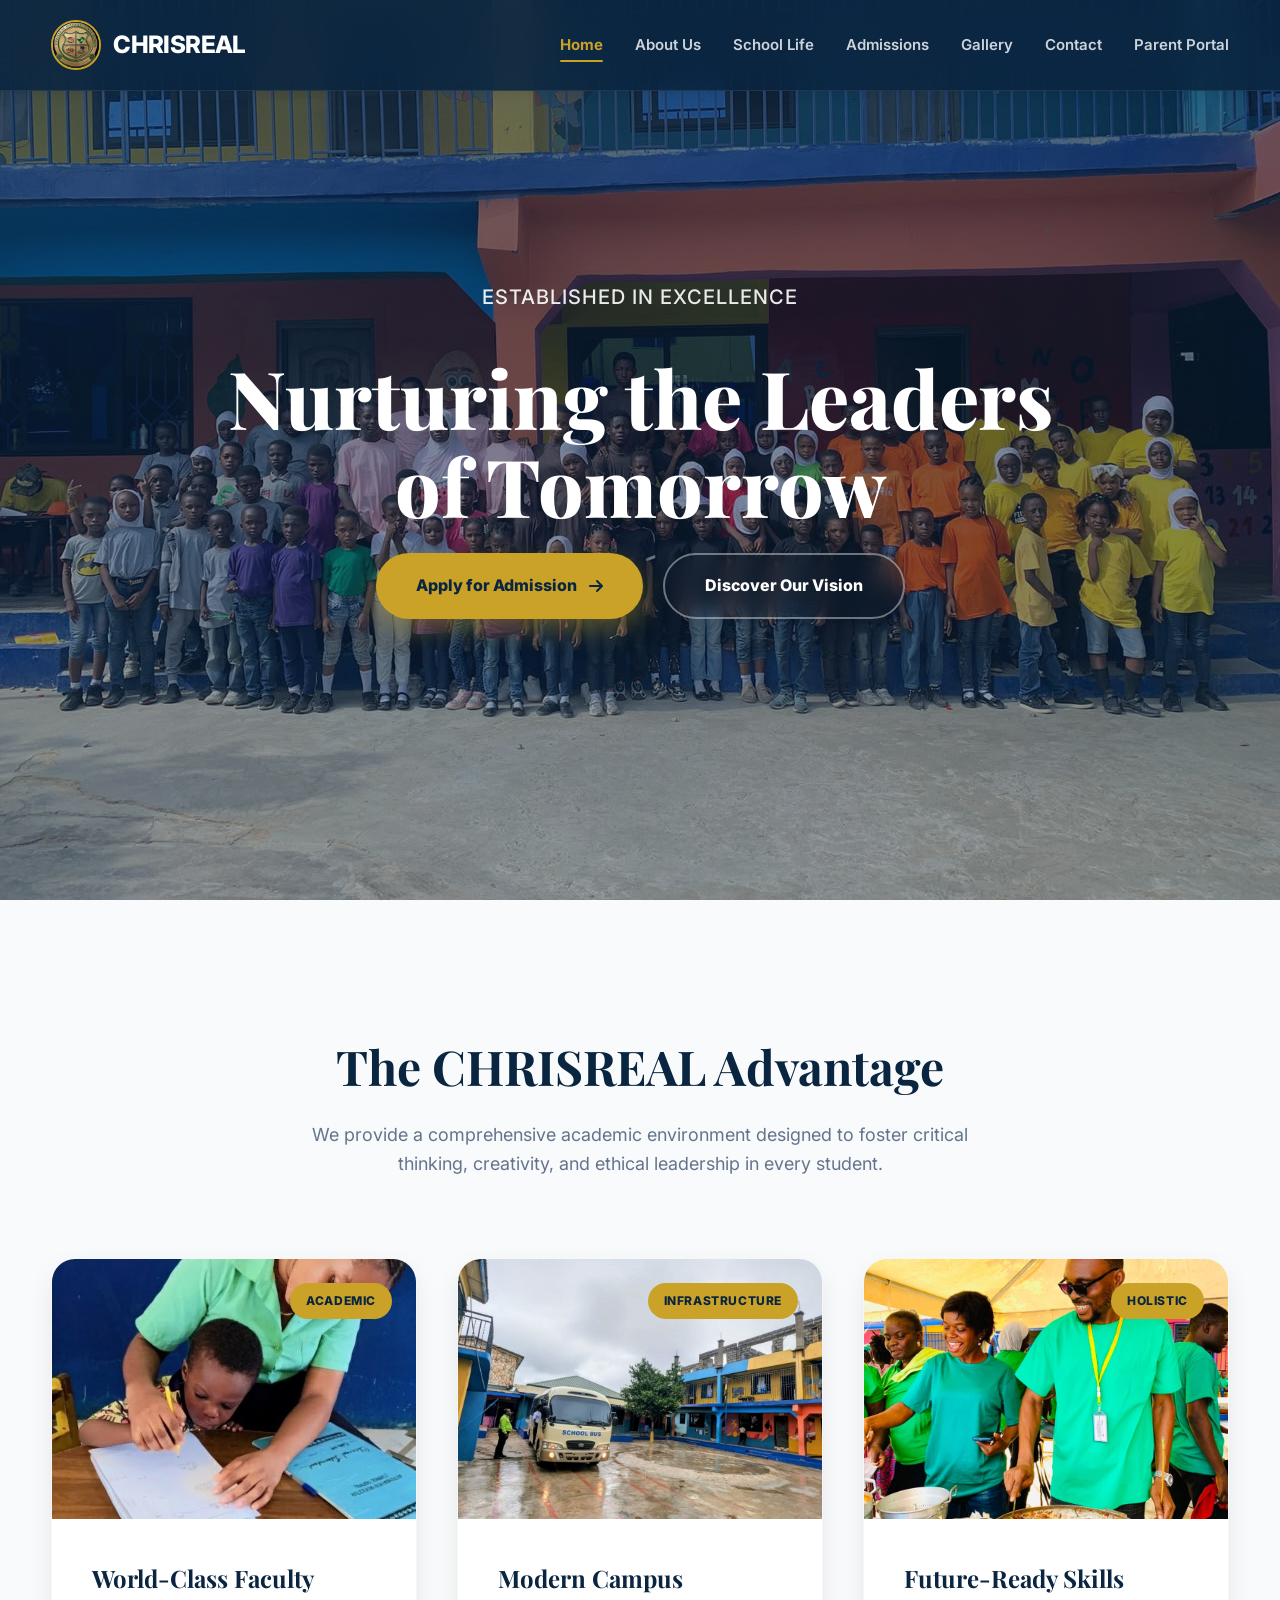
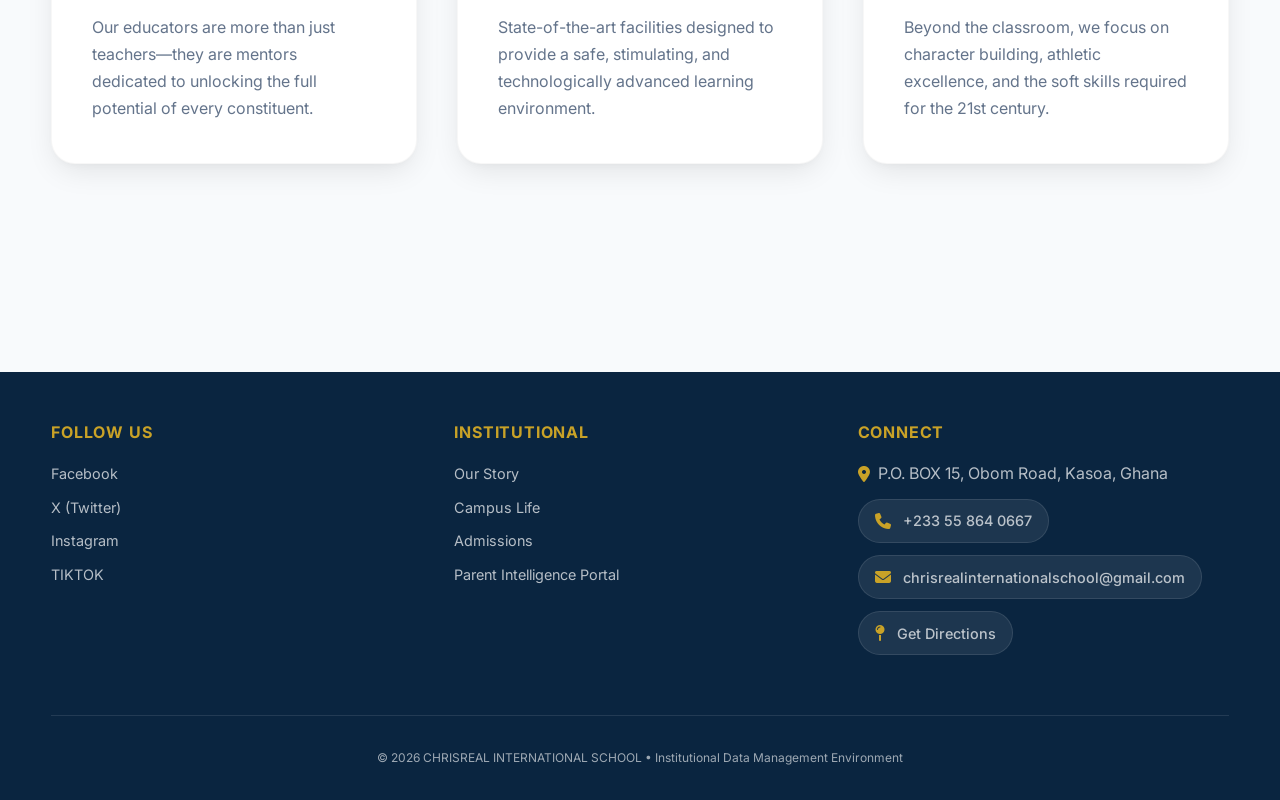
<file: index.html>
<!DOCTYPE html>
<html lang="en">
<head>
    <link rel="stylesheet" href="assets/css/styles.css">
    <meta charset="UTF-8">
    <meta name="viewport" content="width=device-width, initial-scale=1.0">
    <title>CHRISREAL | Excellence in Institutional Education</title>

    <!-- Favicon -->
    <link rel="icon" type="image/x-icon" href="image/favicon.ico">
    <link rel="icon" type="image/png" sizes="32x32" href="image/favicon-32x32.png">
    <link rel="icon" type="image/png" sizes="16x16" href="image/favicon-16x16.png">
    <link rel="apple-touch-icon" sizes="180x180" href="image/apple-touch-icon.png">
    <link rel="manifest" href="image/site.webmanifest">
    
    <!-- Premium Fonts -->
    <link rel="preconnect" href="https://fonts.googleapis.com">
    <link rel="preconnect" href="https://fonts.gstatic.com" crossorigin>
    <link href="https://fonts.googleapis.com/css2?family=Inter:wght@300;400;500;600;700;800&family=Playfair+Display:ital,wght@0,700;0,800;1,700&display=swap" rel="stylesheet">
    
    <!-- Iconography -->
    <link rel="stylesheet" href="https://cdnjs.cloudflare.com/ajax/libs/font-awesome/6.6.0/css/all.min.css">
    
    <style>
        :root {
            --brand-primary: #0a2540;
            --brand-primary-dark: #06182c;
            --brand-primary-light: #133b63;
            --brand-accent: #c9a227;
            --brand-accent-hover: #e0b62d;
            --text-main: #1e293b;
            --text-muted: #64748b;
            --bg-light: #f8fafc;
            --radius-premium: 1.5rem;
            --transition: all 0.4s cubic-bezier(0.4, 0, 0.2, 1);
            --shadow-premium: 0 10px 30px -5px rgba(0, 0, 0, 0.1), 0 4px 10px -5px rgba(0, 0, 0, 0.05);
            --shadow-hover: 0 25px 50px -12px rgba(0, 0, 0, 0.15);
        }

        * { margin: 0; padding: 0; box-sizing: border-box; }

        html { scroll-behavior: smooth; }

        body {
            font-family: 'Inter', sans-serif;
            background-color: var(--bg-light);
            color: var(--text-main);
            line-height: 1.6;
            overflow-x: hidden;
        }

        /* --- Premium Navbar --- */
        .navbar {
            background: rgba(10, 37, 64, 0.85);
            backdrop-filter: blur(20px);
            -webkit-backdrop-filter: blur(20px);
            position: fixed;
            top: 0; left: 0; right: 0;
            z-index: 1200;
            transition: var(--transition);
            border-bottom: 1px solid rgba(255, 255, 255, 0.08);
        }

        .navbar.scrolled {
            background: rgba(10, 37, 64, 0.98);
            padding: 0.5rem 0;
            box-shadow: var(--shadow-premium);
        }

        .navbar .container {
            width: min(92%, 1400px);
            margin: auto;
            padding: 1.25rem 0;
            display: flex;
            align-items: center;
            justify-content: space-between;
        }

        .logo {
            display: flex;
            align-items: center; gap: 0.75rem;
            color: white; font-weight: 800; font-size: 1.5rem;
            text-decoration: none; letter-spacing: -0.025em;
        }

        .logo img { height: 50px; border-radius: 50%; border: 2px solid var(--brand-accent); }

        .nav-links { display: flex; list-style: none; gap: 2rem; align-items: center; }

        .nav-links a {
            color: rgba(255, 255, 255, 0.8); text-decoration: none;
            font-weight: 600; font-size: 0.9375rem; transition: var(--transition);
            position: relative; padding: 0.5rem 0;
        }

        .nav-links a:hover, .nav-links a.active { color: var(--brand-accent); }

        .nav-links a::after {
            content: ''; position: absolute; bottom: 0; left: 0; width: 0; height: 2px;
            background: var(--brand-accent); transition: var(--transition);
        }

        .nav-links a:hover::after, .nav-links a.active::after { width: 100%; }

        .portal-btn {
            background: var(--brand-accent); color: var(--brand-primary) !important;
            padding: 0.75rem 1.5rem !important; border-radius: 99px;
            box-shadow: 0 4px 15px rgba(201, 162, 39, 0.3);
        }

        .portal-btn:hover { background: var(--brand-accent-hover) !important; transform: translateY(-2px); }

        /* --- Cinematic Hero --- */
        .hero {
            height: 100vh;
            background: linear-gradient(rgba(10,37,64,0.65), rgba(10,37,64,0.4)), url('image/background.jpg') center/cover no-repeat;
            display: flex; align-items: center; justify-content: center;
            text-align: center; color: white; padding: 0 1.5rem;
            position: relative;
        }

        .hero-content { max-width: 900px; animation: heroReveal 1.2s cubic-bezier(0.16, 1, 0.3, 1); }

        @keyframes heroReveal {
            from { opacity: 0; transform: translateY(40px); }
            to { opacity: 1; transform: translateY(0); }
        }

        .hero h1 {
            font-family: 'Playfair Display', serif; font-size: clamp(2.5rem, 8vw, 5rem);
            line-height: 1.1; margin-bottom: 1.5rem; font-weight: 800;
        }

        .hero p { font-size: clamp(1rem, 2vw, 1.25rem); font-weight: 500; opacity: 0.9; margin-bottom: 2.5rem; letter-spacing: 0.05em; text-transform: uppercase; }

        .hero-actions { display: flex; gap: 1.25rem; justify-content: center; flex-wrap: wrap; }

        .btn-premium {
            padding: 1.125rem 2.5rem; border-radius: 99px; font-weight: 800;
            text-decoration: none; transition: var(--transition); font-size: 1rem;
            display: inline-flex; align-items: center; gap: 0.75rem;
        }

        .btn-solid { background: var(--brand-accent); color: var(--brand-primary); box-shadow: 0 10px 25px rgba(201, 162, 39, 0.4); }
        .btn-solid:hover { background: var(--brand-accent-hover); transform: translateY(-3px); }

        .btn-outline { border: 2px solid rgba(255, 255, 255, 0.4); color: white; backdrop-filter: blur(10px); }
        .btn-outline:hover { background: white; color: var(--brand-primary); transform: translateY(-3px); }

        /* --- Sections --- */
        .section { padding: 8rem 0; }

        .section-header { text-align: center; max-width: 700px; margin: 0 auto 5rem; }
        .section-header h2 { font-family: 'Playfair Display', serif; font-size: 3rem; color: var(--brand-primary); margin-bottom: 1rem; }
        .section-header p { color: var(--text-muted); font-size: 1.125rem; }

        /* --- Premium Feature Grid --- */
        .premium-grid { display: grid; grid-template-columns: repeat(auto-fit, minmax(320px, 1fr)); gap: 2.5rem; }

        .feature-card {
            background: white; border-radius: var(--radius-premium); overflow: hidden;
            box-shadow: var(--shadow-premium); transition: var(--transition);
            border: 1px solid rgba(0,0,0,0.03); position: relative;
        }

        .feature-card:hover { transform: translateY(-12px); box-shadow: var(--shadow-hover); }

        .card-img-wrapper { height: 260px; overflow: hidden; position: relative; }
        .feature-card img { width: 100%; height: 100%; object-fit: cover; transition: var(--transition); }
        .feature-card:hover img { transform: scale(1.1); }

        .card-content { padding: 2.5rem; }
        .card-content h3 { font-family: 'Playfair Display', serif; font-size: 1.5rem; color: var(--brand-primary); margin-bottom: 1rem; }
        .card-content p { color: var(--text-muted); font-size: 1rem; line-height: 1.7; }

        .card-badge {
            position: absolute; top: 1.5rem; right: 1.5rem;
            background: var(--brand-accent); color: var(--brand-primary);
            padding: 0.5rem 1rem; border-radius: 99px; font-weight: 800; font-size: 0.75rem;
            text-transform: uppercase; letter-spacing: 0.05em; z-index: 10;
        }

        /* --- Premium Footer with Direction Button & Icon Buttons --- */
        .premium-footer {
            background: var(--brand-primary);
            color: white;
            padding: 3rem 0 2rem;
        }

        .footer-grid {
            display: grid;
            grid-template-columns: repeat(3, 1fr);
            gap: 2rem;
            text-align: left;
            margin-bottom: 3rem;
        }

        .footer-col h3 {
            color: var(--brand-accent);
            margin-bottom: 1rem;
            font-size: 1rem;
            letter-spacing: 0.05em;
        }

        .footer-col ul {
            list-style: none;
        }

        .footer-col li {
            margin-bottom: 0.5rem;
        }

        .footer-col a {
            color: rgba(255, 255, 255, 0.7);
            text-decoration: none;
            transition: var(--transition);
            font-size: 0.9rem;
        }

        .footer-col a:hover {
            color: white;
            transform: translateX(3px);
        }

        /* Premium Icon Buttons for phone/email/directions */
        .footer-action-btn {
            display: inline-flex;
            align-items: center;
            gap: 0.75rem;
            background: rgba(255, 255, 255, 0.08);
            padding: 0.6rem 1rem;
            border-radius: 2rem;
            margin-bottom: 0.75rem;
            transition: var(--transition);
            font-size: 0.85rem;
            font-weight: 500;
            color: rgba(255, 255, 255, 0.9);
            text-decoration: none;
            width: fit-content;
            border: 1px solid rgba(255,255,255,0.1);
        }

        .footer-action-btn i {
            color: var(--brand-accent);
            font-size: 1rem;
        }

        .footer-action-btn:hover {
            background: var(--brand-accent);
            color: var(--brand-primary);
            transform: translateY(-2px);
            border-color: var(--brand-accent);
        }

        .footer-action-btn:hover i {
            color: var(--brand-primary);
        }

        .footer-bottom {
            text-align: center;
            padding-top: 2rem;
            border-top: 1px solid rgba(255, 255, 255, 0.1);
        }

        .footer-bottom p {
            opacity: 0.6;
            font-size: 0.75rem;
        }

        /* --- Hamburger & Mobile --- */
        .hamburger { display: none; font-size: 2rem; color: white; background: none; border: none; cursor: pointer; }

        .mobile-panel {
            position: fixed; top: 0; right: -320px; width: 300px; height: 100vh;
            background: var(--brand-primary); z-index: 1500; padding: 4rem 2rem;
            transition: right 0.5s cubic-bezier(0.16, 1, 0.3, 1); box-shadow: -10px 0 40px rgba(0,0,0,0.4);
        }

        .mobile-panel.active { right: 0; }

        .close-menu { position: absolute; top: 1.5rem; right: 1.5rem; color: white; background: none; border: none; font-size: 2rem; cursor: pointer; }

        .mobile-links { list-style: none; display: flex; flex-direction: column; gap: 1.5rem; }
        .mobile-links a { color: white; text-decoration: none; font-size: 1.25rem; font-weight: 700; padding: 1rem; border-radius: 1rem; transition: var(--transition); }
        .mobile-links a:hover { background: rgba(255, 255, 255, 0.05); color: var(--brand-accent); }

        .menu-overlay { position: fixed; inset: 0; background: rgba(0,0,0,0.6); opacity: 0; visibility: hidden; z-index: 1400; transition: var(--transition); }
        .menu-overlay.active { opacity: 1; visibility: visible; }

        @media (max-width: 992px) {
            .desktop-menu { display: none; }
            .hamburger { display: block; }
            .section { padding: 5rem 0; }
            .footer-grid { grid-template-columns: 1fr; gap: 2rem; text-align: center; }
            .footer-action-btn { margin-left: auto; margin-right: auto; }
        }

        @media (max-width: 640px) {
            .hero-actions { flex-direction: column; }
            .btn-premium { width: 100%; justify-content: center; }
        }
    </style>
</head>
<body>

    <nav class="navbar" id="navbar">
        <div class="container">
            <a href="index.html" class="logo">
                <img src="image/chrisreallogo.jpg" alt="CHRISREAL">
                <span>CHRISREAL</span>
            </a>

            <ul class="nav-links desktop-menu">
                <li><a href="index.html" class="active">Home</a></li>
                <li><a href="about.html">About Us</a></li>
                <li><a href="life.html">School Life</a></li>
                <li><a href="admission.html">Admissions</a></li>
                <li><a href="gallery.html">Gallery</a></li>
                <li><a href="contact.html">Contact</a></li>
                <li><a href="http://chrisreal.page.gd/login.php">Parent Portal</a></li>
            </ul>

            <button class="hamburger" id="hamburger"><i class="fa-solid fa-bars"></i></button>
        </div>
    </nav>

    <div class="menu-overlay" id="menuOverlay"></div>
    <div class="mobile-panel" id="mobilePanel">
        <button class="close-menu" id="closeMenu">✕</button>
        <ul class="mobile-links">
            <li><a href="index.html" class="active">Home</a></li>
            <li><a href="about.html">About Us</a></li>
            <li><a href="life.html">School Life</a></li>
            <li><a href="admission.html">Admissions</a></li>
            <li><a href="gallery.html">Gallery</a></li>
            <li><a href="contact.html">Contact</a></li>
            <li><a href="http://chrisreal.page.gd/login.php">Parent Portal</a></li>
        </ul>
    </div>

    <header class="hero">
        <div class="hero-content">
            <p>ESTABLISHED IN EXCELLENCE</p>
            <h1>Nurturing the Leaders of Tomorrow</h1>
            <div class="hero-actions">
                <a href="admission.html" class="btn-premium btn-solid">
                    Apply for Admission <i class="fa-solid fa-arrow-right"></i>
                </a>
                <a href="about.html" class="btn-premium btn-outline">
                    Discover Our Vision
                </a>
            </div>
        </div>
    </header>

    <section class="section">
        <div class="container">
            <div class="section-header">
                <h2>The CHRISREAL Advantage</h2>
                <p>We provide a comprehensive academic environment designed to foster critical thinking, creativity, and ethical leadership in every student.</p>
            </div>

            <div class="premium-grid">
                <div class="feature-card">
                    <span class="card-badge">Academic</span>
                    <div class="card-img-wrapper">
                        <img src="image/academic.jpg" alt="Academics">
                    </div>
                    <div class="card-content">
                        <h3>World-Class Faculty</h3>
                        <p>Our educators are more than just teachers—they are mentors dedicated to unlocking the full potential of every constituent.</p>
                    </div>
                </div>

                <div class="feature-card">
                    <span class="card-badge">Infrastructure</span>
                    <div class="card-img-wrapper">
                        <img src="image/campus.jpg" alt="Campus">
                    </div>
                    <div class="card-content">
                        <h3>Modern Campus</h3>
                        <p>State-of-the-art facilities designed to provide a safe, stimulating, and technologically advanced learning environment.</p>
                    </div>
                </div>

                <div class="feature-card">
                    <span class="card-badge">Holistic</span>
                    <div class="card-img-wrapper">
                        <img src="image/event.jpg" alt="Activities">
                    </div>
                    <div class="card-content">
                        <h3>Future-Ready Skills</h3>
                        <p>Beyond the classroom, we focus on character building, athletic excellence, and the soft skills required for the 21st century.</p>
                    </div>
                </div>
            </div>
        </div>
    </section>

    <!-- Premium Footer with Direction Button and Icon Buttons for Phone/Email -->
    <footer class="premium-footer">
        <div class="container">
            <div class="footer-grid">
                <!-- Column 1: FOLLOW US -->
                <div class="footer-col">
                    <h3>FOLLOW US</h3>
                    <ul>
                        <li><a href="#">Facebook</a></li>
                        <li><a href="#">X (Twitter)</a></li>
                        <li><a href="#">Instagram</a></li>
                        <li><a href="#">TIKTOK</a></li>
                    </ul>
                </div>

                <!-- Column 2: INSTITUTIONAL -->
                <div class="footer-col">
                    <h3>INSTITUTIONAL</h3>
                    <ul>
                        <li><a href="about.html">Our Story</a></li>
                        <li><a href="life.html">Campus Life</a></li>
                        <li><a href="admission.html">Admissions</a></li>
                        <li><a href="http://chrisreal.page.gd/login.php">Parent Intelligence Portal</a></li>
                    </ul>
                </div>

                <!-- Column 3: CONNECT with Premium Icon Buttons + Get Directions -->
                <div class="footer-col">
                    <h3>CONNECT</h3>
                    <!-- Address (static) -->
                    <div style="margin-bottom: 0.75rem; display: flex; gap: 0.5rem; align-items: center;">
                        <i class="fa-solid fa-location-dot" style="color: var(--brand-accent);"></i>
                        <span style="color: rgba(255,255,255,0.7);">P.O. BOX 15, Obom Road, Kasoa, Ghana</span>
                    </div>
                    <!-- Phone Button (opens dialer) -->
                    <a href="tel:+2335588640667" class="footer-action-btn">
                        <i class="fa-solid fa-phone"></i> +233 55 864 0667
                    </a>
                    <!-- Email Button (opens Gmail/mail client) -->
                    <a href="mailto:chrisrealinternationalschool@gmail.com" class="footer-action-btn">
                        <i class="fa-solid fa-envelope"></i> chrisrealinternationalschool@gmail.com
                    </a>
                    <!-- Get Directions Button (Google Maps) -->
                    <a href="https://maps.google.com/maps?q=5.5437951%2C-0.4225256&z=17&hl=en" 
                       target="_blank" 
                       rel="noopener noreferrer" 
                       class="footer-action-btn">
                        <i class="fa-solid fa-map-pin"></i> Get Directions
                    </a>
                </div>
            </div>
            <div class="footer-bottom">
                <p>&copy; 2026 CHRISREAL INTERNATIONAL SCHOOL • Institutional Data Management Environment</p>
            </div>
        </div>
    </footer>

    <script>
        document.addEventListener('DOMContentLoaded', function() {
            const navbar = document.getElementById('navbar');
            const hamburger = document.getElementById('hamburger');
            const mobilePanel = document.getElementById('mobilePanel');
            const menuOverlay = document.getElementById('menuOverlay');
            const closeMenu = document.getElementById('closeMenu');

            // Scroll effect
            window.addEventListener('scroll', () => {
                if (window.scrollY > 50) {
                    navbar.classList.add('scrolled');
                } else {
                    navbar.classList.remove('scrolled');
                }
            });

            function openMenu() {
                mobilePanel.classList.add('active');
                menuOverlay.classList.add('active');
                document.body.style.overflow = 'hidden';
            }

            function closeMobileMenu() {
                mobilePanel.classList.remove('active');
                menuOverlay.classList.remove('active');
                document.body.style.overflow = '';
            }

            hamburger.addEventListener('click', openMenu);
            closeMenu.addEventListener('click', closeMobileMenu);
            menuOverlay.addEventListener('click', closeMobileMenu);
        });
    </script>
</body>
</html>
</file>
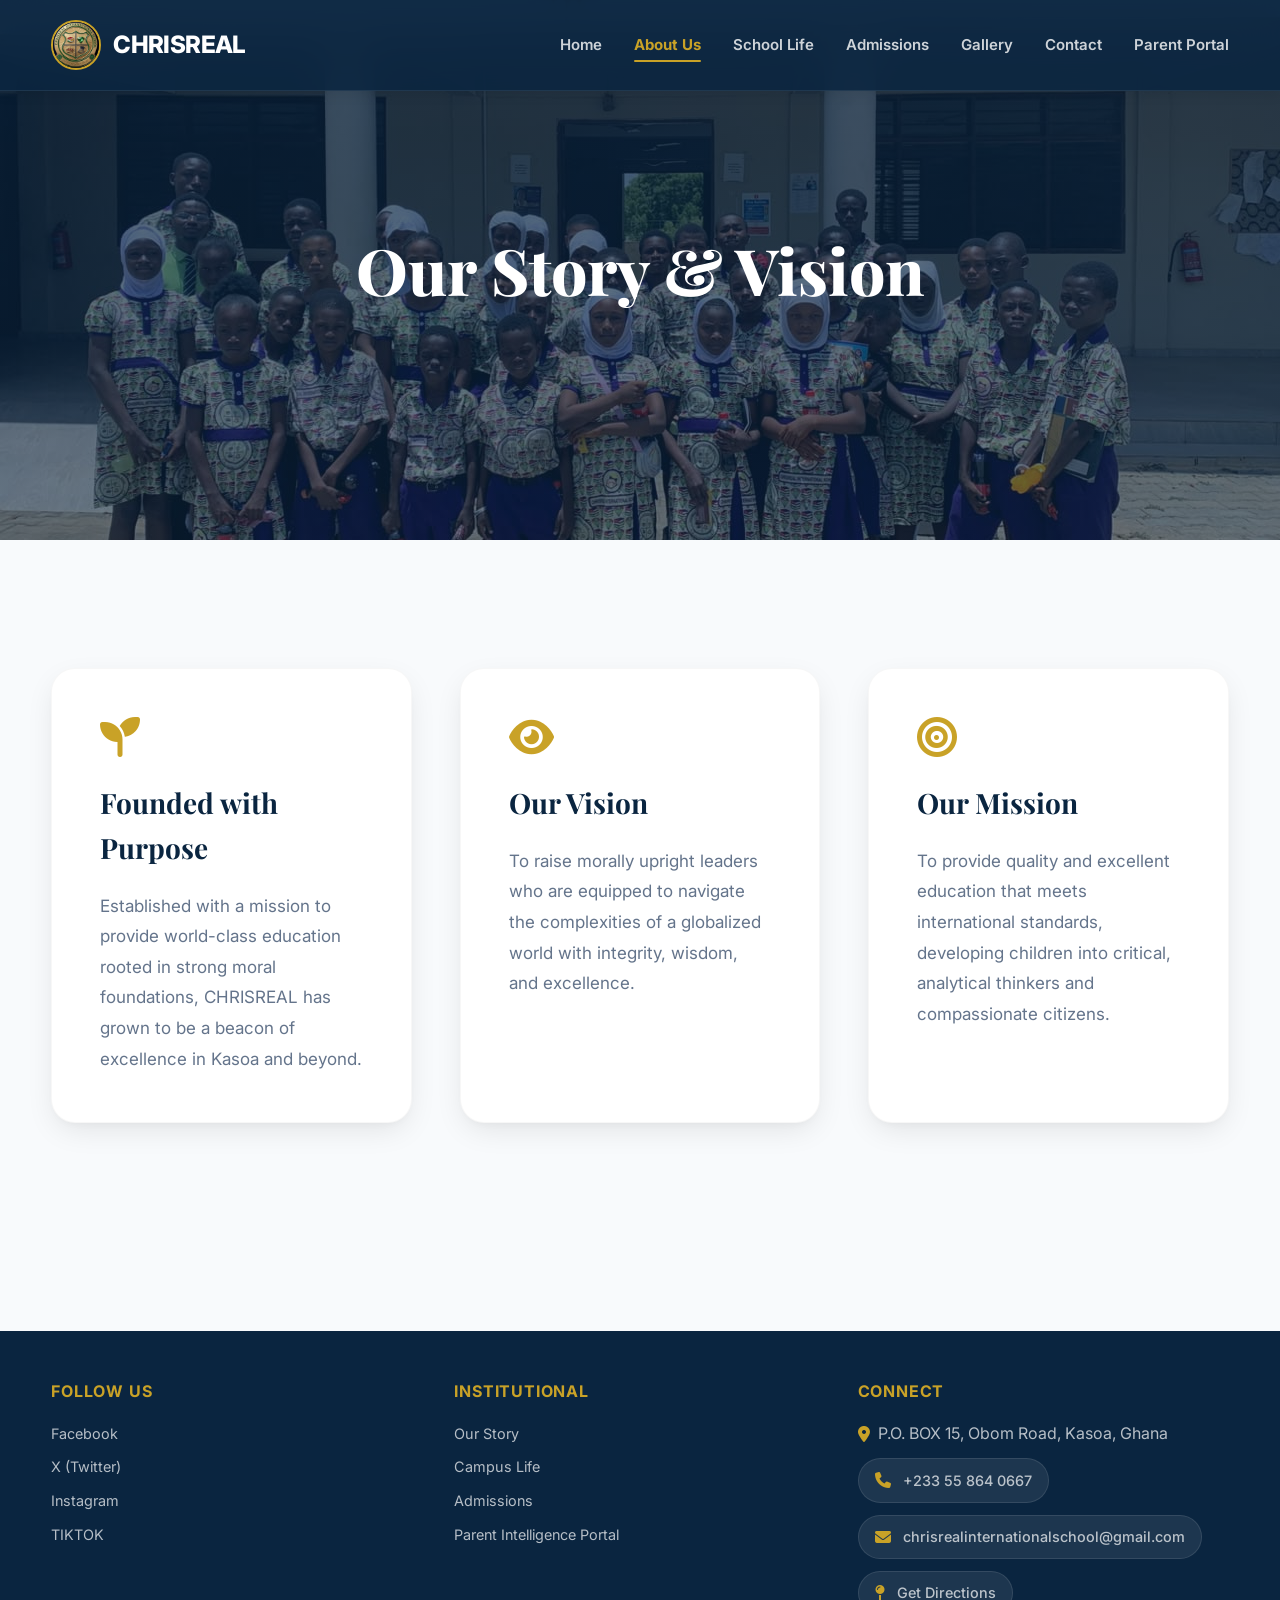
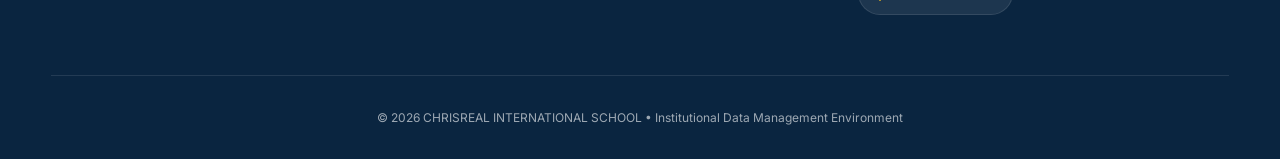
<file: about.html>
<!DOCTYPE html>
<html lang="en">
<head>
    <link rel="stylesheet" href="assets/css/styles.css">
    <meta charset="UTF-8">
    <meta name="viewport" content="width=device-width, initial-scale=1.0">
    <title>About Us | CHRISREAL INTERNATIONAL SCHOOL</title>

    <!-- Favicon -->
    <link rel="icon" type="image/x-icon" href="image/favicon.ico">
    <link rel="icon" type="image/png" sizes="32x32" href="image/favicon-32x32.png">
    <link rel="icon" type="image/png" sizes="16x16" href="image/favicon-16x16.png">
    <link rel="apple-touch-icon" sizes="180x180" href="image/apple-touch-icon.png">
    <link rel="manifest" href="image/site.webmanifest">
    
    <!-- Premium Fonts -->
    <link rel="preconnect" href="https://fonts.googleapis.com">
    <link rel="preconnect" href="https://fonts.gstatic.com" crossorigin>
    <link href="https://fonts.googleapis.com/css2?family=Inter:wght@300;400;500;600;700;800&family=Playfair+Display:ital,wght@0,700;0,800;1,700&display=swap" rel="stylesheet">
    
    <!-- Iconography -->
    <link rel="stylesheet" href="https://cdnjs.cloudflare.com/ajax/libs/font-awesome/6.6.0/css/all.min.css">
    
    <style>
        :root {
            --brand-primary: #0a2540;
            --brand-primary-dark: #06182c;
            --brand-primary-light: #133b63;
            --brand-accent: #c9a227;
            --brand-accent-hover: #e0b62d;
            --text-main: #1e293b;
            --text-muted: #64748b;
            --bg-light: #f8fafc;
            --radius-premium: 1.5rem;
            --transition: all 0.4s cubic-bezier(0.4, 0, 0.2, 1);
            --shadow-premium: 0 10px 30px -5px rgba(0, 0, 0, 0.1), 0 4px 10px -5px rgba(0, 0, 0, 0.05);
            --shadow-hover: 0 25px 50px -12px rgba(0, 0, 0, 0.15);
        }

        * { margin: 0; padding: 0; box-sizing: border-box; }

        html { scroll-behavior: smooth; }

        body {
            font-family: 'Inter', sans-serif;
            background-color: var(--bg-light);
            color: var(--text-main);
            line-height: 1.6;
            overflow-x: hidden;
        }

        /* --- Premium Navbar --- */
        .navbar {
            background: rgba(10, 37, 64, 0.85);
            backdrop-filter: blur(20px);
            -webkit-backdrop-filter: blur(20px);
            position: fixed;
            top: 0; left: 0; right: 0;
            z-index: 1200;
            transition: var(--transition);
            border-bottom: 1px solid rgba(255, 255, 255, 0.08);
        }

        .navbar.scrolled {
            background: rgba(10, 37, 64, 0.98);
            padding: 0.5rem 0;
            box-shadow: var(--shadow-premium);
        }

        .navbar .container {
            width: min(92%, 1400px);
            margin: auto;
            padding: 1.25rem 0;
            display: flex;
            align-items: center;
            justify-content: space-between;
        }

        .logo {
            display: flex;
            align-items: center; gap: 0.75rem;
            color: white; font-weight: 800; font-size: 1.5rem;
            text-decoration: none; letter-spacing: -0.025em;
        }

        .logo img { height: 50px; border-radius: 50%; border: 2px solid var(--brand-accent); }

        .nav-links { display: flex; list-style: none; gap: 2rem; align-items: center; }

        .nav-links a {
            color: rgba(255, 255, 255, 0.8); text-decoration: none;
            font-weight: 600; font-size: 0.9375rem; transition: var(--transition);
            position: relative; padding: 0.5rem 0;
        }

        .nav-links a:hover, .nav-links a.active { color: var(--brand-accent); }

        .nav-links a::after {
            content: ''; position: absolute; bottom: 0; left: 0; width: 0; height: 2px;
            background: var(--brand-accent); transition: var(--transition);
        }

        .nav-links a:hover::after, .nav-links a.active::after { width: 100%; }

        .portal-btn {
            background: var(--brand-accent); color: var(--brand-primary) !important;
            padding: 0.75rem 1.5rem !important; border-radius: 99px;
            box-shadow: 0 4px 15px rgba(201, 162, 39, 0.3);
        }

        /* --- Secondary Hero --- */
        .hero-sub {
            height: 60vh;
            background: linear-gradient(rgba(10,37,64,0.75), rgba(10,37,64,0.6)), url('image/about.jpg') center/cover no-repeat;
            display: flex; align-items: center; justify-content: center;
            text-align: center; color: white; padding: 0 1.5rem;
        }

        .hero-sub h1 {
            font-family: 'Playfair Display', serif; font-size: clamp(2.5rem, 6vw, 4rem);
            font-weight: 800; animation: heroReveal 1s cubic-bezier(0.16, 1, 0.3, 1);
        }

        @keyframes heroReveal { from { opacity: 0; transform: translateY(30px); } to { opacity: 1; transform: translateY(0); } }

        /* --- Sections --- */
        .section { padding: 8rem 0; }

        .container { width: min(92%, 1200px); margin: auto; }

        .content-grid { display: grid; grid-template-columns: repeat(auto-fit, minmax(300px, 1fr)); gap: 3rem; }

        .about-card {
            background: white; border-radius: var(--radius-premium); padding: 3rem;
            box-shadow: var(--shadow-premium); border: 1px solid rgba(0,0,0,0.03);
            transition: var(--transition);
        }

        .about-card:hover { transform: translateY(-10px); box-shadow: var(--shadow-hover); }

        .about-card i { font-size: 2.5rem; color: var(--brand-accent); margin-bottom: 1.5rem; }

        .about-card h3 { font-family: 'Playfair Display', serif; font-size: 1.75rem; color: var(--brand-primary); margin-bottom: 1.25rem; }

        .about-card p { color: var(--text-muted); font-size: 1.0625rem; line-height: 1.8; }

        /* ========== PREMIUM FOOTER WITH ICON BUTTONS (from index.html) ========== */
        .premium-footer {
            background: var(--brand-primary);
            color: white;
            padding: 3rem 0 2rem;
        }

        .footer-grid {
            display: grid;
            grid-template-columns: repeat(3, 1fr);
            gap: 2rem;
            text-align: left;
            margin-bottom: 3rem;
        }

        .footer-col h3 {
            color: var(--brand-accent);
            margin-bottom: 1rem;
            font-size: 1rem;
            letter-spacing: 0.05em;
        }

        .footer-col ul {
            list-style: none;
        }

        .footer-col li {
            margin-bottom: 0.5rem;
        }

        .footer-col a {
            color: rgba(255, 255, 255, 0.7);
            text-decoration: none;
            transition: var(--transition);
            font-size: 0.9rem;
        }

        .footer-col a:hover {
            color: white;
            transform: translateX(3px);
        }

        /* Premium Icon Buttons for phone/email/directions */
        .footer-action-btn {
            display: inline-flex;
            align-items: center;
            gap: 0.75rem;
            background: rgba(255, 255, 255, 0.08);
            padding: 0.6rem 1rem;
            border-radius: 2rem;
            margin-bottom: 0.75rem;
            transition: var(--transition);
            font-size: 0.85rem;
            font-weight: 500;
            color: rgba(255, 255, 255, 0.9);
            text-decoration: none;
            width: fit-content;
            border: 1px solid rgba(255,255,255,0.1);
        }

        .footer-action-btn i {
            color: var(--brand-accent);
            font-size: 1rem;
        }

        .footer-action-btn:hover {
            background: var(--brand-accent);
            color: var(--brand-primary);
            transform: translateY(-2px);
            border-color: var(--brand-accent);
        }

        .footer-action-btn:hover i {
            color: var(--brand-primary);
        }

        .footer-bottom {
            text-align: center;
            padding-top: 2rem;
            border-top: 1px solid rgba(255, 255, 255, 0.1);
        }

        .footer-bottom p {
            opacity: 0.6;
            font-size: 0.75rem;
        }

        /* --- Mobile --- */
        .hamburger { display: none; font-size: 2rem; color: white; background: none; border: none; cursor: pointer; }
        .mobile-panel { position: fixed; top: 0; right: -320px; width: 300px; height: 100vh; background: var(--brand-primary); z-index: 1500; padding: 4rem 2rem; transition: right 0.5s cubic-bezier(0.16, 1, 0.3, 1); box-shadow: -10px 0 40px rgba(0,0,0,0.4); }
        .mobile-panel.active { right: 0; }
        .close-menu { position: absolute; top: 1.5rem; right: 1.5rem; color: white; background: none; border: none; font-size: 2rem; cursor: pointer; }
        .mobile-links { list-style: none; display: flex; flex-direction: column; gap: 1.5rem; }
        .mobile-links a { color: white; text-decoration: none; font-size: 1.25rem; font-weight: 700; padding: 1rem; border-radius: 1rem; }
        .menu-overlay { position: fixed; inset: 0; background: rgba(0,0,0,0.6); opacity: 0; visibility: hidden; z-index: 1400; transition: var(--transition); }
        .menu-overlay.active { opacity: 1; visibility: visible; }

        @media (max-width: 992px) {
            .desktop-menu { display: none; }
            .hamburger { display: block; }
            .footer-grid { grid-template-columns: 1fr; gap: 2rem; text-align: center; }
            .footer-action-btn { margin-left: auto; margin-right: auto; }
        }

        @media (max-width: 768px) {
            .section { padding: 4rem 0; }
            .about-card { padding: 2rem; }
        }
    </style>
</head>
<body>

    <nav class="navbar" id="navbar">
        <div class="container">
            <a href="index.html" class="logo">
                <img src="image/chrisreallogo.jpg" alt="CHRISREAL">
                <span>CHRISREAL</span>
            </a>
            <ul class="nav-links desktop-menu">
                <li><a href="index.html">Home</a></li>
                <li><a href="about.html" class="active">About Us</a></li>
                <li><a href="life.html">School Life</a></li>
                <li><a href="admission.html">Admissions</a></li>
                <li><a href="gallery.html">Gallery</a></li>
                <li><a href="contact.html">Contact</a></li>
                <li><a href="http://chrisreal.page.gd/login.php">Parent Portal</a></li>
            </ul>
            <button class="hamburger" id="hamburger"><i class="fa-solid fa-bars"></i></button>
        </div>
    </nav>

    <div class="menu-overlay" id="menuOverlay"></div>
    <div class="mobile-panel" id="mobilePanel">
        <button class="close-menu" id="closeMenu">✕</button>
        <ul class="mobile-links">
            <li><a href="index.html">Home</a></li>
            <li><a href="about.html" class="active">About Us</a></li>
            <li><a href="life.html">School Life</a></li>
            <li><a href="admission.html">Admissions</a></li>
            <li><a href="gallery.html">Gallery</a></li>
            <li><a href="contact.html">Contact</a></li>
            <li><a href="http://chrisreal.page.gd/login.php">Parent Portal</a></li>
        </ul>
    </div>

    <header class="hero-sub">
        <h1>Our Story & Vision</h1>
    </header>

    <section class="section">
        <div class="container">
            <div class="content-grid">
                <div class="about-card">
                    <i class="fa-solid fa-seedling"></i>
                    <h3>Founded with Purpose</h3>
                    <p>Established with a mission to provide world-class education rooted in strong moral foundations, CHRISREAL has grown to be a beacon of excellence in Kasoa and beyond.</p>
                </div>

                <div class="about-card">
                    <i class="fa-solid fa-eye"></i>
                    <h3>Our Vision</h3>
                    <p>To raise morally upright leaders who are equipped to navigate the complexities of a globalized world with integrity, wisdom, and excellence.</p>
                </div>

                <div class="about-card">
                    <i class="fa-solid fa-bullseye"></i>
                    <h3>Our Mission</h3>
                    <p>To provide quality and excellent education that meets international standards, developing children into critical, analytical thinkers and compassionate citizens.</p>
                </div>
            </div>
        </div>
    </section>

    <!-- PREMIUM FOOTER with Icon Buttons (matching index.html and contact.html) -->
    <footer class="premium-footer">
        <div class="container">
            <div class="footer-grid">
                <!-- Column 1: FOLLOW US -->
                <div class="footer-col">
                    <h3>FOLLOW US</h3>
                    <ul>
                        <li><a href="#">Facebook</a></li>
                        <li><a href="#">X (Twitter)</a></li>
                        <li><a href="#">Instagram</a></li>
                        <li><a href="#">TIKTOK</a></li>
                    </ul>
                </div>

                <!-- Column 2: INSTITUTIONAL -->
                <div class="footer-col">
                    <h3>INSTITUTIONAL</h3>
                    <ul>
                        <li><a href="about.html">Our Story</a></li>
                        <li><a href="life.html">Campus Life</a></li>
                        <li><a href="admission.html">Admissions</a></li>
                        <li><a href="http://chrisreal.page.gd/login.php">Parent Intelligence Portal</a></li>
                    </ul>
                </div>

                <!-- Column 3: CONNECT with Premium Icon Buttons + Get Directions -->
                <div class="footer-col">
                    <h3>CONNECT</h3>
                    <!-- Address line (static) -->
                    <div style="margin-bottom: 0.75rem; display: flex; gap: 0.5rem; align-items: center;">
                        <i class="fa-solid fa-location-dot" style="color: var(--brand-accent);"></i>
                        <span style="color: rgba(255,255,255,0.7);">P.O. BOX 15, Obom Road, Kasoa, Ghana</span>
                    </div>
                    <!-- Phone Button (opens dialer) -->
                    <a href="tel:+2335588640667" class="footer-action-btn">
                        <i class="fa-solid fa-phone"></i> +233 55 864 0667
                    </a>
                    <!-- Email Button (opens Gmail/mail client) -->
                    <a href="mailto:chrisrealinternationalschool@gmail.com" class="footer-action-btn">
                        <i class="fa-solid fa-envelope"></i> chrisrealinternationalschool@gmail.com
                    </a>
                    <!-- Get Directions Button (Google Maps) -->
                    <a href="https://maps.google.com/maps?q=5.5437951%2C-0.4225256&z=17&hl=en" 
                       target="_blank" 
                       rel="noopener noreferrer" 
                       class="footer-action-btn">
                        <i class="fa-solid fa-map-pin"></i> Get Directions
                    </a>
                </div>
            </div>
            <div class="footer-bottom">
                <p>&copy; 2026 CHRISREAL INTERNATIONAL SCHOOL • Institutional Data Management Environment</p>
            </div>
        </div>
    </footer>

    <script>
        document.addEventListener('DOMContentLoaded', function() {
            const navbar = document.getElementById('navbar');
            const hamburger = document.getElementById('hamburger');
            const mobilePanel = document.getElementById('mobilePanel');
            const menuOverlay = document.getElementById('menuOverlay');
            const closeMenu = document.getElementById('closeMenu');

            window.addEventListener('scroll', () => {
                if (window.scrollY > 50) navbar.classList.add('scrolled');
                else navbar.classList.remove('scrolled');
            });

            hamburger.addEventListener('click', () => {
                mobilePanel.classList.add('active');
                menuOverlay.classList.add('active');
                document.body.style.overflow = 'hidden';
            });

            [closeMenu, menuOverlay].forEach(el => el.addEventListener('click', () => {
                mobilePanel.classList.remove('active');
                menuOverlay.classList.remove('active');
                document.body.style.overflow = '';
            }));
        });
    </script>
</body>
</html>
</file>
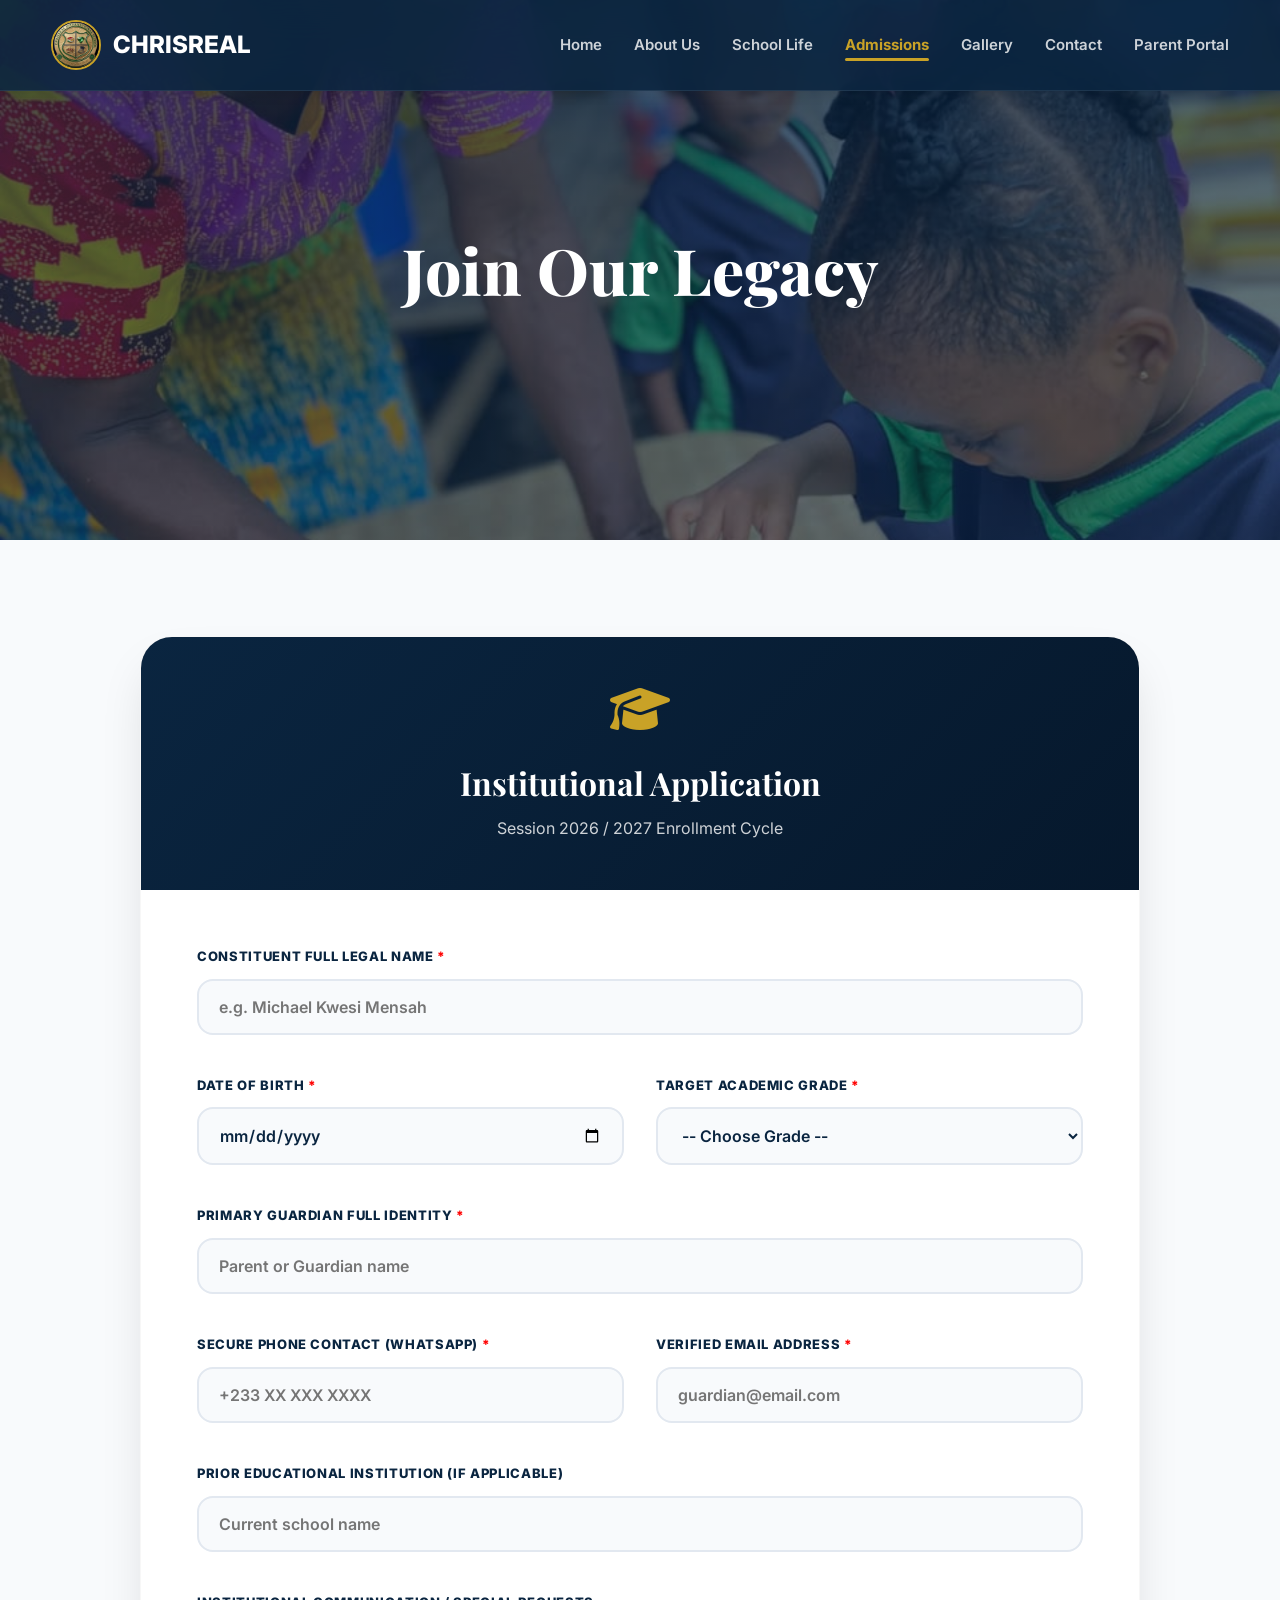
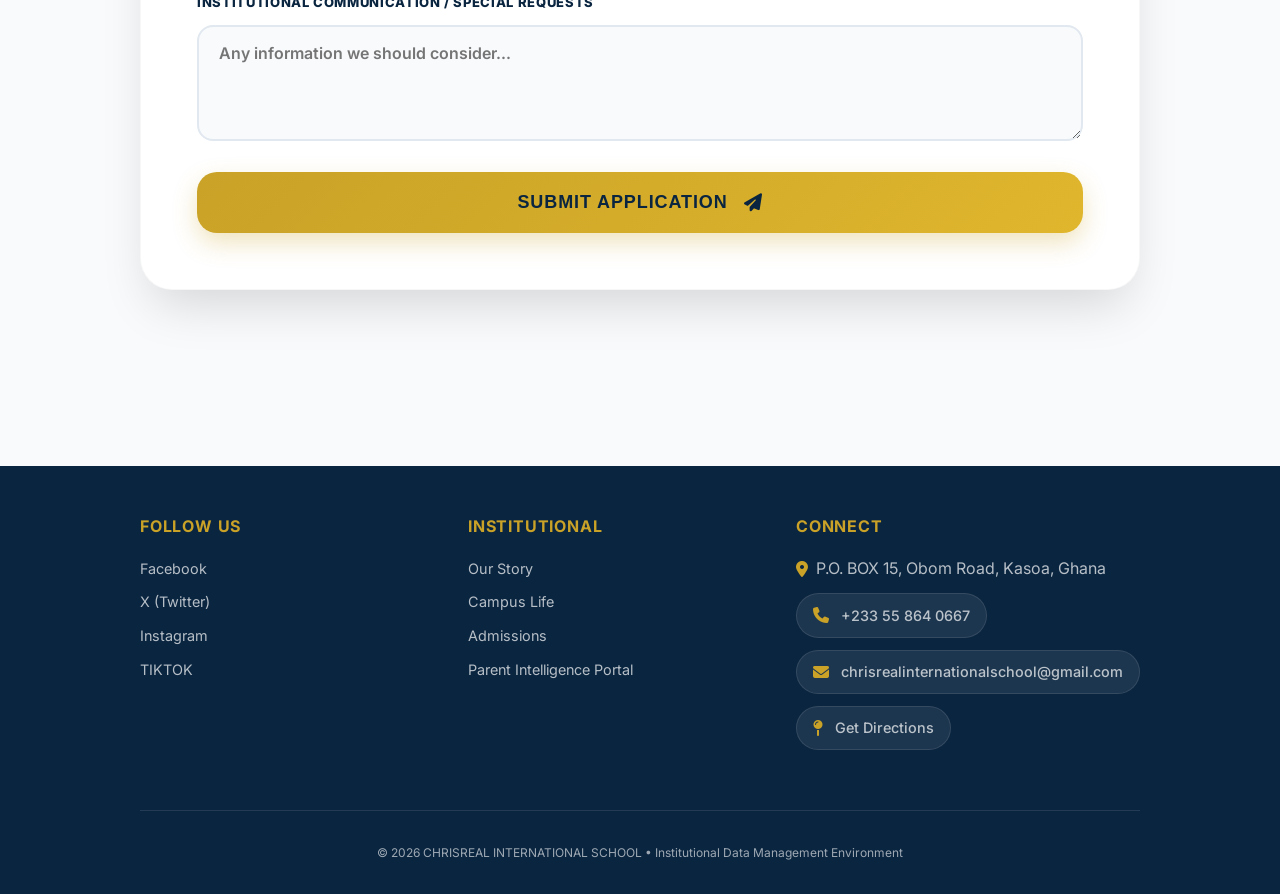
<file: admission.html>
<!DOCTYPE html>
<html lang="en">
<head>
    <link rel="stylesheet" href="assets/css/styles.css">
    <meta charset="UTF-8">
    <meta name="viewport" content="width=device-width, initial-scale=1.0">
    <title>Admissions | CHRISREAL INTERNATIONAL SCHOOL</title>

    <!-- Favicon -->
    <link rel="icon" type="image/x-icon" href="image/favicon.ico">
    <link rel="icon" type="image/png" sizes="32x32" href="image/favicon-32x32.png">
    <link rel="icon" type="image/png" sizes="16x16" href="image/favicon-16x16.png">
    <link rel="apple-touch-icon" sizes="180x180" href="image/apple-touch-icon.png">
    <link rel="manifest" href="image/site.webmanifest">
    
    <!-- Premium Fonts -->
    <link rel="preconnect" href="https://fonts.googleapis.com">
    <link rel="preconnect" href="https://fonts.gstatic.com" crossorigin>
    <link href="https://fonts.googleapis.com/css2?family=Inter:wght@300;400;500;600;700;800&family=Playfair+Display:ital,wght@0,700;0,800;1,700&display=swap" rel="stylesheet">
    
    <!-- Iconography -->
    <link rel="stylesheet" href="https://cdnjs.cloudflare.com/ajax/libs/font-awesome/6.6.0/css/all.min.css">
    
    <style>
        :root {
            --brand-primary: #0a2540;
            --brand-primary-dark: #06182c;
            --brand-primary-light: #133b63;
            --brand-accent: #c9a227;
            --brand-accent-hover: #e0b62d;
            --text-main: #1e293b;
            --text-muted: #64748b;
            --bg-light: #f8fafc;
            --radius-premium: 1.5rem;
            --transition: all 0.4s cubic-bezier(0.4, 0, 0.2, 1);
            --shadow-premium: 0 10px 30px -5px rgba(0, 0, 0, 0.1), 0 4px 10px -5px rgba(0, 0, 0, 0.05);
            --shadow-hover: 0 25px 50px -12px rgba(0, 0, 0, 0.15);
        }

        * { margin: 0; padding: 0; box-sizing: border-box; }

        html { scroll-behavior: smooth; }

        body {
            font-family: 'Inter', sans-serif;
            background-color: var(--bg-light);
            color: var(--text-main);
            line-height: 1.6;
            overflow-x: hidden;
        }

        /* --- Premium Navbar --- */
        .navbar {
            background: rgba(10, 37, 64, 0.85);
            backdrop-filter: blur(20px);
            -webkit-backdrop-filter: blur(20px);
            position: fixed;
            top: 0; left: 0; right: 0;
            z-index: 1200;
            transition: var(--transition);
            border-bottom: 1px solid rgba(255, 255, 255, 0.08);
        }

        .navbar.scrolled { background: rgba(10, 37, 64, 0.98); padding: 0.5rem 0; box-shadow: var(--shadow-premium); }

        .navbar .container {
            width: min(92%, 1400px);
            margin: auto;
            padding: 1.25rem 0;
            display: flex;
            align-items: center;
            justify-content: space-between;
        }

        .logo {
            display: flex; align-items: center; gap: 0.75rem;
            color: white; font-weight: 800; font-size: 1.5rem;
            text-decoration: none;
        }
        .logo img { height: 50px; border-radius: 50%; border: 2px solid var(--brand-accent); }

        .nav-links { display: flex; list-style: none; gap: 2rem; align-items: center; }
        .nav-links a {
            color: rgba(255, 255, 255, 0.8); text-decoration: none;
            font-weight: 600; font-size: 0.9375rem; transition: var(--transition);
        }
        .nav-links a:hover, .nav-links a.active { color: var(--brand-accent); }

        .portal-btn {
            background: var(--brand-accent); color: var(--brand-primary) !important;
            padding: 0.75rem 1.5rem !important; border-radius: 99px;
            box-shadow: 0 4px 15px rgba(201, 162, 39, 0.3);
        }

        /* --- Hero --- */
        .hero-sub {
            height: 60vh;
            background: linear-gradient(rgba(10,37,64,0.75), rgba(10,37,64,0.6)), url('image/admission.jpg') center/cover no-repeat;
            display: flex; align-items: center; justify-content: center;
            text-align: center; color: white; padding: 0 1.5rem;
        }
        .hero-sub h1 { font-family: 'Playfair Display', serif; font-size: clamp(2.5rem, 6vw, 4rem); font-weight: 800; animation: heroReveal 1s cubic-bezier(0.16, 1, 0.3, 1); }

        @keyframes heroReveal { from { opacity: 0; transform: translateY(30px); } to { opacity: 1; transform: translateY(0); } }

        /* --- Form Section --- */
        .section { padding: 6rem 0; }
        .container { width: min(92%, 1000px); margin: auto; }

        .admission-engine-card {
            background: white; border-radius: 2rem;
            box-shadow: var(--shadow-hover); border: 1px solid rgba(0,0,0,0.03);
            overflow: hidden; animation: cardReveal 0.8s cubic-bezier(0.16, 1, 0.3, 1);
        }

        @keyframes cardReveal { from { opacity: 0; transform: translateY(40px); } to { opacity: 1; transform: translateY(0); } }

        .engine-header {
            padding: 3rem; background: linear-gradient(135deg, var(--brand-primary), var(--brand-primary-dark));
            text-align: center; color: white;
        }
        .engine-header i { font-size: 3rem; color: var(--brand-accent); margin-bottom: 1.5rem; }
        .engine-header h2 { font-family: 'Playfair Display', serif; font-size: 2rem; margin-bottom: 0.5rem; }
        .engine-header p { opacity: 0.8; font-size: 1rem; }

        .engine-body { padding: 3.5rem; }

        .form-grid { display: grid; grid-template-columns: repeat(2, 1fr); gap: 2rem; }
        .col-span-2 { grid-column: span 2; }

        .input-group { margin-bottom: 0.5rem; }
        .input-group label {
            display: block; font-size: 0.8125rem; font-weight: 800; color: var(--brand-primary);
            margin-bottom: 0.75rem; text-transform: uppercase; letter-spacing: 0.05em;
        }

        .premium-input, .premium-select, .premium-textarea {
            width: 100%; padding: 1rem 1.25rem; border-radius: 1rem;
            border: 2px solid #e2e8f0; background-color: #f8fafc;
            font-family: inherit; font-size: 1rem; transition: var(--transition); outline: none;
            color: var(--brand-primary); font-weight: 600;
        }

        .premium-input:focus, .premium-select:focus, .premium-textarea:focus {
            border-color: var(--brand-accent); background-color: white;
            box-shadow: 0 0 0 5px rgba(201, 162, 39, 0.1);
        }

        .btn-submit {
            width: 100%; padding: 1.25rem; background: linear-gradient(135deg, var(--brand-accent), var(--brand-accent-hover));
            color: var(--brand-primary); border: none; border-radius: 1.25rem; font-size: 1.125rem;
            font-weight: 800; cursor: pointer; transition: var(--transition);
            display: flex; align-items: center; justify-content: center; gap: 1rem;
            margin-top: 1rem; box-shadow: 0 10px 25px rgba(201, 162, 39, 0.3);
            text-transform: uppercase; letter-spacing: 0.05em;
        }
        .btn-submit:hover { transform: translateY(-3px); box-shadow: 0 15px 30px rgba(201, 162, 39, 0.4); }

        /* ========== PREMIUM FOOTER WITH ICON BUTTONS (from index.html) ========== */
        .premium-footer {
            background: var(--brand-primary);
            color: white;
            padding: 3rem 0 2rem;
        }

        .footer-grid {
            display: grid;
            grid-template-columns: repeat(3, 1fr);
            gap: 2rem;
            text-align: left;
            margin-bottom: 3rem;
        }

        .footer-col h3 {
            color: var(--brand-accent);
            margin-bottom: 1rem;
            font-size: 1rem;
            letter-spacing: 0.05em;
        }

        .footer-col ul {
            list-style: none;
        }

        .footer-col li {
            margin-bottom: 0.5rem;
        }

        .footer-col a {
            color: rgba(255, 255, 255, 0.7);
            text-decoration: none;
            transition: var(--transition);
            font-size: 0.9rem;
        }

        .footer-col a:hover {
            color: white;
            transform: translateX(3px);
        }

        /* Premium Icon Buttons for phone/email/directions */
        .footer-action-btn {
            display: inline-flex;
            align-items: center;
            gap: 0.75rem;
            background: rgba(255, 255, 255, 0.08);
            padding: 0.6rem 1rem;
            border-radius: 2rem;
            margin-bottom: 0.75rem;
            transition: var(--transition);
            font-size: 0.85rem;
            font-weight: 500;
            color: rgba(255, 255, 255, 0.9);
            text-decoration: none;
            width: fit-content;
            border: 1px solid rgba(255,255,255,0.1);
        }

        .footer-action-btn i {
            color: var(--brand-accent);
            font-size: 1rem;
        }

        .footer-action-btn:hover {
            background: var(--brand-accent);
            color: var(--brand-primary);
            transform: translateY(-2px);
            border-color: var(--brand-accent);
        }

        .footer-action-btn:hover i {
            color: var(--brand-primary);
        }

        .footer-bottom {
            text-align: center;
            padding-top: 2rem;
            border-top: 1px solid rgba(255, 255, 255, 0.1);
        }

        .footer-bottom p {
            opacity: 0.6;
            font-size: 0.75rem;
        }

        /* --- Mobile --- */
        .hamburger { display: none; font-size: 2rem; color: white; background: none; border: none; cursor: pointer; }
        .mobile-panel { position: fixed; top: 0; right: -320px; width: 300px; height: 100vh; background: var(--brand-primary); z-index: 1500; padding: 4rem 2rem; transition: right 0.5s cubic-bezier(0.16, 1, 0.3, 1); box-shadow: -10px 0 40px rgba(0,0,0,0.4); }
        .mobile-panel.active { right: 0; }
        .close-menu { position: absolute; top: 1.5rem; right: 1.5rem; color: white; background: none; border: none; font-size: 2rem; cursor: pointer; }
        .mobile-links { list-style: none; display: flex; flex-direction: column; gap: 1.5rem; }
        .mobile-links a { color: white; text-decoration: none; font-size: 1.25rem; font-weight: 700; padding: 1rem; border-radius: 1rem; }
        .menu-overlay { position: fixed; inset: 0; background: rgba(0,0,0,0.6); opacity: 0; visibility: hidden; z-index: 1400; transition: var(--transition); }
        .menu-overlay.active { opacity: 1; visibility: visible; }

        @media (max-width: 992px) {
            .desktop-menu { display: none; }
            .hamburger { display: block; }
            .footer-grid { grid-template-columns: 1fr; gap: 2rem; text-align: center; }
            .footer-action-btn { margin-left: auto; margin-right: auto; }
        }

        @media (max-width: 640px) {
            .form-grid { grid-template-columns: 1fr; }
            .col-span-2 { grid-column: span 1; }
            .engine-body { padding: 2rem 1.5rem; }
        }

        /* Success toast / notification */
        .toast-notify {
            position: fixed; bottom: 2rem; left: 50%; transform: translateX(-50%); background: var(--brand-primary); color: white; padding: 1rem 2rem; border-radius: 99px; font-weight: 600; z-index: 2000; box-shadow: 0 10px 25px rgba(0,0,0,0.2); opacity: 0; transition: opacity 0.3s ease; pointer-events: none;
        }
    </style>
</head>
<body>

    <nav class="navbar" id="navbar">
        <div class="container" style="max-width: 1400px;">
            <a href="index.html" class="logo">
                <img src="image/chrisreallogo.jpg" alt="CHRISREAL">
                <span>CHRISREAL</span>
            </a>
            <ul class="nav-links desktop-menu">
                <li><a href="index.html">Home</a></li>
                <li><a href="about.html">About Us</a></li>
                <li><a href="life.html">School Life</a></li>
                <li><a href="admission.html" class="active">Admissions</a></li>
                <li><a href="gallery.html">Gallery</a></li>
                <li><a href="contact.html">Contact</a></li>
                <li><a href="http://chrisreal.page.gd/login.php">Parent Portal</a></li>
            </ul>
            <button class="hamburger" id="hamburger"><i class="fa-solid fa-bars"></i></button>
        </div>
    </nav>

    <div class="menu-overlay" id="menuOverlay"></div>
    <div class="mobile-panel" id="mobilePanel">
        <button class="close-menu" id="closeMenu">✕</button>
        <ul class="mobile-links">
            <li><a href="index.html">Home</a></li>
            <li><a href="about.html">About Us</a></li>
            <li><a href="life.html">School Life</a></li>
            <li><a href="admission.html" class="active">Admissions</a></li>
            <li><a href="gallery.html">Gallery</a></li>
            <li><a href="contact.html">Contact</a></li>
            <li><a href="http://chrisreal.page.gd/login.php">Parent Portal</a></li>
        </ul>
    </div>

    <header class="hero-sub">
        <h1>Join Our Legacy</h1>
    </header>

    <section class="section">
        <div class="container">
            <div class="admission-engine-card">
                <div class="engine-header">
                    <i class="fa-solid fa-graduation-cap"></i>
                    <h2>Institutional Application</h2>
                    <p>Session 2026 / 2027 Enrollment Cycle</p>
                </div>
                
                <div class="engine-body">
                    <!-- Form linked to email using FormSubmit -->
                    <form id="applicationForm" action="https://formsubmit.co/chrisrealinternationalschool@gmail.com" method="POST">
                        <input type="hidden" name="_captcha" value="false">
                        <input type="hidden" name="_template" value="table">
                        <input type="hidden" name="_subject" value="NEW ADMISSION APPLICATION - CHRISREAL INTERNATIONAL SCHOOL">
                        <input type="hidden" name="_next" value="https://chrisreal.edu.gh/admission.html?submitted=true">
                        
                        <div class="form-grid">
                            <div class="input-group col-span-2">
                                <label>Constituent Full Legal Name <span style="color:red;">*</span></label>
                                <input type="text" class="premium-input" name="full_name" placeholder="e.g. Michael Kwesi Mensah" required>
                            </div>

                            <div class="input-group">
                                <label>Date of Birth <span style="color:red;">*</span></label>
                                <input type="date" class="premium-input" name="date_of_birth" required>
                            </div>

                            <div class="input-group">
                                <label>Target Academic Grade <span style="color:red;">*</span></label>
                                <select class="premium-select" name="grade_applying" required>
                                    <option value="">-- Choose Grade --</option>
                                    <option>KG 1</option><option>KG 2</option>
                                    <option>Primary 1</option><option>Primary 2</option><option>Primary 3</option>
                                    <option>Primary 4</option><option>Primary 5</option><option>Primary 6</option>
                                    <option>JHS 1</option><option>JHS 2</option><option>JHS 3</option>
                                </select>
                            </div>

                            <div class="input-group col-span-2">
                                <label>Primary Guardian Full Identity <span style="color:red;">*</span></label>
                                <input type="text" class="premium-input" name="guardian_name" placeholder="Parent or Guardian name" required>
                            </div>

                            <div class="input-group">
                                <label>Secure Phone Contact (WhatsApp) <span style="color:red;">*</span></label>
                                <input type="tel" class="premium-input" name="phone" placeholder="+233 XX XXX XXXX" required>
                            </div>

                            <div class="input-group">
                                <label>Verified Email Address <span style="color:red;">*</span></label>
                                <input type="email" class="premium-input" name="email" placeholder="guardian@email.com" required>
                            </div>

                            <div class="input-group col-span-2">
                                <label>Prior Educational Institution (If Applicable)</label>
                                <input type="text" class="premium-input" name="previous_school" placeholder="Current school name">
                            </div>

                            <div class="input-group col-span-2">
                                <label>Institutional Communication / Special Requests</label>
                                <textarea class="premium-textarea" name="additional_info" rows="4" placeholder="Any information we should consider..."></textarea>
                            </div>
                        </div>

                        <button type="submit" class="btn-submit" id="submitBtn">
                            SUBMIT APPLICATION
                            <i class="fa-solid fa-paper-plane"></i>
                        </button>
                    </form>
                </div>
            </div>
        </div>
    </section>

    <!-- PREMIUM FOOTER with Icon Buttons (matching all other pages) -->
    <footer class="premium-footer">
        <div class="container">
            <div class="footer-grid">
                <!-- Column 1: FOLLOW US -->
                <div class="footer-col">
                    <h3>FOLLOW US</h3>
                    <ul>
                        <li><a href="#">Facebook</a></li>
                        <li><a href="#">X (Twitter)</a></li>
                        <li><a href="#">Instagram</a></li>
                        <li><a href="#">TIKTOK</a></li>
                    </ul>
                </div>

                <!-- Column 2: INSTITUTIONAL -->
                <div class="footer-col">
                    <h3>INSTITUTIONAL</h3>
                    <ul>
                        <li><a href="about.html">Our Story</a></li>
                        <li><a href="life.html">Campus Life</a></li>
                        <li><a href="admission.html">Admissions</a></li>
                        <li><a href="http://chrisreal.page.gd/login.php">Parent Intelligence Portal</a></li>
                    </ul>
                </div>

                <!-- Column 3: CONNECT with Premium Icon Buttons + Get Directions -->
                <div class="footer-col">
                    <h3>CONNECT</h3>
                    <!-- Address line (static) -->
                    <div style="margin-bottom: 0.75rem; display: flex; gap: 0.5rem; align-items: center;">
                        <i class="fa-solid fa-location-dot" style="color: var(--brand-accent);"></i>
                        <span style="color: rgba(255,255,255,0.7);">P.O. BOX 15, Obom Road, Kasoa, Ghana</span>
                    </div>
                    <!-- Phone Button (opens dialer) -->
                    <a href="tel:+2335588640667" class="footer-action-btn">
                        <i class="fa-solid fa-phone"></i> +233 55 864 0667
                    </a>
                    <!-- Email Button (opens Gmail/mail client) -->
                    <a href="mailto:chrisrealinternationalschool@gmail.com" class="footer-action-btn">
                        <i class="fa-solid fa-envelope"></i> chrisrealinternationalschool@gmail.com
                    </a>
                    <!-- Get Directions Button (Google Maps) -->
                    <a href="https://maps.google.com/maps?q=5.5437951%2C-0.4225256&z=17&hl=en" 
                       target="_blank" 
                       rel="noopener noreferrer" 
                       class="footer-action-btn">
                        <i class="fa-solid fa-map-pin"></i> Get Directions
                    </a>
                </div>
            </div>
            <div class="footer-bottom">
                <p>&copy; 2026 CHRISREAL INTERNATIONAL SCHOOL • Institutional Data Management Environment</p>
            </div>
        </div>
    </footer>

    <div id="toastMessage" class="toast-notify">Application sent successfully! We'll get back to you shortly.</div>

    <script>
        document.addEventListener('DOMContentLoaded', function() {
            const navbar = document.getElementById('navbar');
            const hamburger = document.getElementById('hamburger');
            const mobilePanel = document.getElementById('mobilePanel');
            const menuOverlay = document.getElementById('menuOverlay');
            const closeMenu = document.getElementById('closeMenu');
            const form = document.getElementById('applicationForm');
            const toast = document.getElementById('toastMessage');

            // Scroll effect
            window.addEventListener('scroll', () => {
                if (window.scrollY > 50) navbar.classList.add('scrolled');
                else navbar.classList.remove('scrolled');
            });

            // Mobile menu
            hamburger.addEventListener('click', () => {
                mobilePanel.classList.add('active');
                menuOverlay.classList.add('active');
                document.body.style.overflow = 'hidden';
            });

            [closeMenu, menuOverlay].forEach(el => el.addEventListener('click', () => {
                mobilePanel.classList.remove('active');
                menuOverlay.classList.remove('active');
                document.body.style.overflow = '';
            }));

            // Handle form submission via AJAX
            if (form) {
                form.addEventListener('submit', async function(e) {
                    e.preventDefault();
                    const submitBtn = document.getElementById('submitBtn');
                    const originalText = submitBtn.innerHTML;
                    submitBtn.innerHTML = '<i class="fa-solid fa-spinner fa-spin"></i> Processing...';
                    submitBtn.disabled = true;

                    const formData = new FormData(form);
                    try {
                        const response = await fetch('https://formsubmit.co/ajax/chrisrealinternationalschool@gmail.com', {
                            method: 'POST',
                            body: formData
                        });
                        if (response.ok) {
                            toast.style.opacity = '1';
                            setTimeout(() => { toast.style.opacity = '0'; }, 5000);
                            form.reset();
                            toast.scrollIntoView({ behavior: 'smooth', block: 'center' });
                        } else {
                            alert('Submission error. Please try again or contact admissions directly.');
                        }
                    } catch (err) {
                        console.error(err);
                        alert('Network error. Kindly check your connection and resubmit.');
                    } finally {
                        submitBtn.innerHTML = originalText;
                        submitBtn.disabled = false;
                    }
                });
            }

            // If URL has ?submitted=true, show toast
            if (window.location.search.includes('submitted=true')) {
                toast.style.opacity = '1';
                setTimeout(() => { toast.style.opacity = '0'; }, 6000);
                const url = new URL(window.location);
                url.searchParams.delete('submitted');
                window.history.replaceState({}, document.title, url.pathname);
            }
        });
    </script>
</body>
</html>
</file>
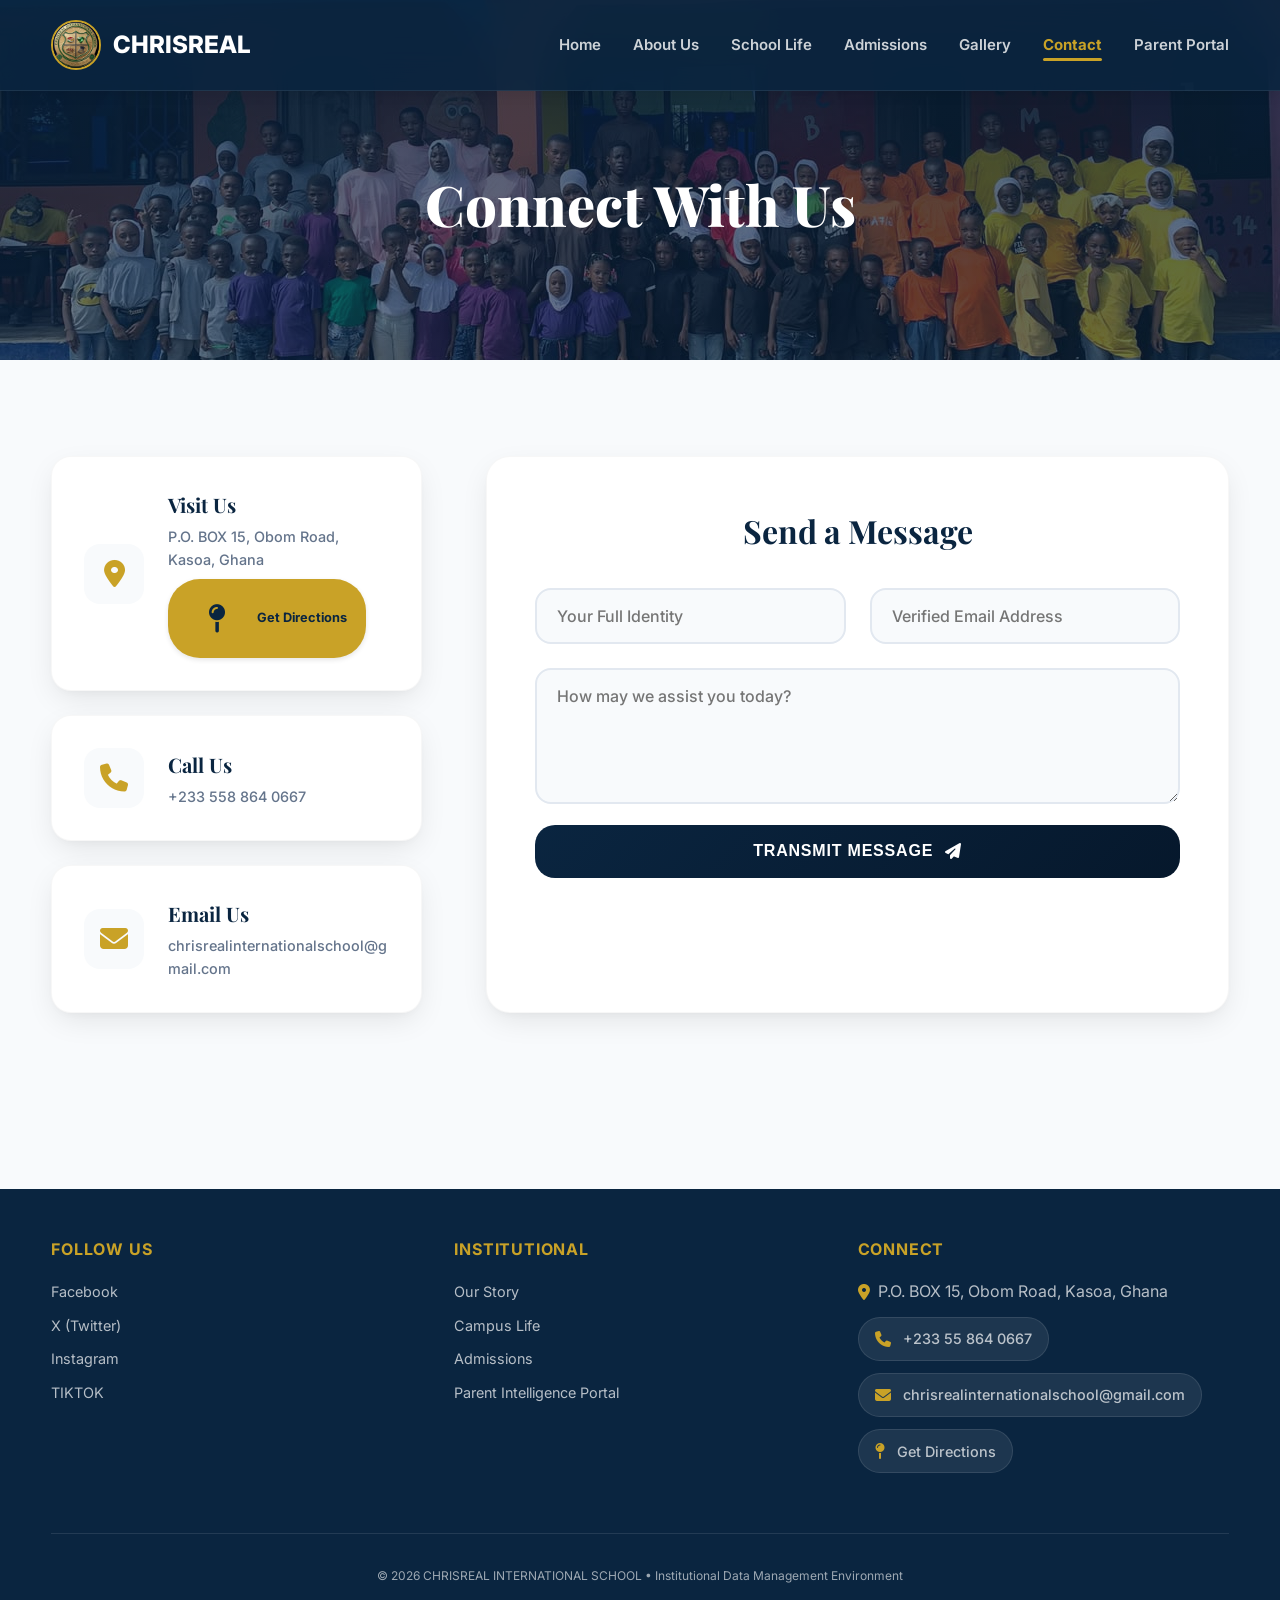
<file: contact.html>
<!DOCTYPE html>
<html lang="en">
<head>
    <link rel="stylesheet" href="assets/css/styles.css">
    <meta charset="UTF-8">
    <meta name="viewport" content="width=device-width, initial-scale=1.0, viewport-fit=cover">
    <title>Contact Us | CHRISREAL INTERNATIONAL SCHOOL</title>

    <!-- Favicon -->
    <link rel="icon" type="image/x-icon" href="image/favicon.ico">
    <link rel="icon" type="image/png" sizes="32x32" href="image/favicon-32x32.png">
    <link rel="icon" type="image/png" sizes="16x16" href="image/favicon-16x16.png">
    <link rel="apple-touch-icon" sizes="180x180" href="image/apple-touch-icon.png">
    <link rel="manifest" href="image/site.webmanifest">
    
    <!-- Premium Fonts -->
    <link rel="preconnect" href="https://fonts.googleapis.com">
    <link rel="preconnect" href="https://fonts.gstatic.com" crossorigin>
    <link href="https://fonts.googleapis.com/css2?family=Inter:wght@300;400;500;600;700;800&family=Playfair+Display:ital,wght@0,700;0,800;1,700&display=swap" rel="stylesheet">
    
    <!-- Iconography -->
    <link rel="stylesheet" href="https://cdnjs.cloudflare.com/ajax/libs/font-awesome/6.6.0/css/all.min.css">
    
    <style>
        :root {
            --brand-primary: #0a2540;
            --brand-primary-dark: #06182c;
            --brand-accent: #c9a227;
            --brand-accent-hover: #e0b62d;
            --text-main: #1e293b;
            --text-muted: #64748b;
            --bg-light: #f8fafc;
            --radius-premium: 1.5rem;
            --transition: all 0.4s cubic-bezier(0.4, 0, 0.2, 1);
            --shadow-premium: 0 10px 30px -5px rgba(0, 0, 0, 0.1), 0 4px 10px -5px rgba(0, 0, 0, 0.05);
            --shadow-hover: 0 25px 50px -12px rgba(0, 0, 0, 0.15);
        }

        * { margin: 0; padding: 0; box-sizing: border-box; }

        html { scroll-behavior: smooth; }

        body {
            font-family: 'Inter', sans-serif;
            background-color: var(--bg-light);
            color: var(--text-main);
            line-height: 1.6;
            overflow-x: hidden;
        }

        /* --- Premium Navbar --- */
        .navbar {
            background: rgba(10, 37, 64, 0.85);
            backdrop-filter: blur(20px);
            -webkit-backdrop-filter: blur(20px);
            position: fixed;
            top: 0; left: 0; right: 0;
            z-index: 1200;
            transition: var(--transition);
            border-bottom: 1px solid rgba(255, 255, 255, 0.08);
        }

        .navbar.scrolled { background: rgba(10, 37, 64, 0.98); padding: 0.5rem 0; box-shadow: var(--shadow-premium); }

        .navbar .container {
            width: min(92%, 1400px);
            margin: auto;
            padding: 1.25rem 0;
            display: flex;
            align-items: center;
            justify-content: space-between;
        }

        .logo {
            display: flex; align-items: center; gap: 0.75rem;
            color: white; font-weight: 800; font-size: 1.5rem;
            text-decoration: none;
        }
        .logo img { height: 50px; border-radius: 50%; border: 2px solid var(--brand-accent); }

        .nav-links { display: flex; list-style: none; gap: 2rem; align-items: center; }
        .nav-links a {
            color: rgba(255, 255, 255, 0.8); text-decoration: none;
            font-weight: 600; font-size: 0.9375rem; transition: var(--transition);
        }
        .nav-links a:hover, .nav-links a.active { color: var(--brand-accent); }

        /* --- Hero - optimized for mobile height --- */
        .hero-sub {
            min-height: 40vh;
            height: auto;
            padding: 7rem 1.5rem 4rem;
            background: linear-gradient(rgba(10,37,64,0.75), rgba(10,37,64,0.6)), url('image/background.jpg') center/cover no-repeat;
            display: flex;
            align-items: center;
            justify-content: center;
            text-align: center;
            color: white;
        }
        .hero-sub h1 { 
            font-family: 'Playfair Display', serif; 
            font-size: clamp(2rem, 8vw, 3.5rem); 
            font-weight: 800; 
            animation: heroReveal 1s cubic-bezier(0.16, 1, 0.3, 1);
            line-height: 1.2;
        }

        @keyframes heroReveal { from { opacity: 0; transform: translateY(30px); } to { opacity: 1; transform: translateY(0); } }

        /* --- Content Section - mobile first improvements --- */
        .section { padding: 5rem 0; }
        .container { width: min(92%, 1200px); margin: auto; }

        .contact-grid { display: grid; grid-template-columns: 1fr; gap: 3rem; }

        /* info cards */
        .info-cards { display: flex; flex-direction: column; gap: 1.5rem; }

        .info-card {
            background: white; border-radius: 1.25rem; padding: 1.5rem;
            box-shadow: var(--shadow-premium); border: 1px solid rgba(0,0,0,0.03);
            transition: var(--transition); display: flex; gap: 1rem; align-items: center;
        }

        .info-card i { 
            font-size: 1.5rem; color: var(--brand-accent); background: var(--bg-light); 
            width: 50px; height: 50px; border-radius: 1rem; display: flex; align-items: center; 
            justify-content: center; flex-shrink: 0;
        }

        .info-card h4 { font-family: 'Playfair Display', serif; font-size: 1.1rem; color: var(--brand-primary); margin-bottom: 0.25rem; }
        .info-card p, .info-card .contact-link { color: var(--text-muted); font-size: 0.85rem; font-weight: 500; word-break: break-word; }
        .contact-link { color: var(--text-muted); text-decoration: none; transition: var(--transition); display: inline-block; }
        .contact-link:hover { color: var(--brand-accent); transform: translateX(3px); }

        /* --- Direction Button --- */
        .direction-btn {
            display: inline-flex;
            align-items: center;
            gap: 0.6rem;
            background: var(--brand-accent);
            color: var(--brand-primary);
            padding: 0.5rem 1rem;
            border-radius: 2rem;
            font-size: 0.75rem;
            font-weight: 700;
            text-decoration: none;
            transition: var(--transition);
            margin-top: 0.5rem;
            border: none;
            cursor: pointer;
            box-shadow: 0 2px 5px rgba(0,0,0,0.1);
        }
        .direction-btn i {
            font-size: 0.8rem;
            background: transparent;
            width: auto;
            height: auto;
            margin: 0;
            color: var(--brand-primary);
        }
        .direction-btn:hover {
            background: var(--brand-accent-hover);
            transform: translateY(-2px);
            box-shadow: 0 4px 8px rgba(0,0,0,0.15);
        }

        /* message form card */
        .message-oracle-card {
            background: white; border-radius: 1.5rem; padding: 2rem 1.5rem;
            box-shadow: var(--shadow-premium); border: 1px solid rgba(0,0,0,0.03);
        }

        .message-oracle-card h2 { 
            font-family: 'Playfair Display', serif; 
            font-size: 1.8rem; 
            color: var(--brand-primary); 
            margin-bottom: 1.5rem; 
            text-align: center; 
        }

        .form-grid { display: grid; grid-template-columns: 1fr; gap: 1.2rem; }
        .col-span-2 { grid-column: span 1; }

        .premium-input, .premium-textarea {
            width: 100%; padding: 0.9rem 1rem; border-radius: 1rem;
            border: 2px solid #e2e8f0; background-color: #f8fafc;
            font-family: inherit; font-size: 0.95rem; transition: var(--transition); outline: none;
            color: var(--brand-primary); font-weight: 500;
        }

        .premium-input:focus, .premium-textarea:focus {
            border-color: var(--brand-accent); background-color: white;
            box-shadow: 0 0 0 4px rgba(201, 162, 39, 0.1);
        }

        .btn-submit {
            width: 100%; padding: 1rem; background: linear-gradient(135deg, var(--brand-primary), var(--brand-primary-dark));
            color: white; border: none; border-radius: 1.25rem; font-size: 1rem;
            font-weight: 700; cursor: pointer; transition: var(--transition);
            display: flex; align-items: center; justify-content: center; gap: 0.75rem;
            margin-top: 0.8rem;
            text-transform: uppercase; letter-spacing: 0.05em;
        }
        .btn-submit:hover { transform: translateY(-3px); box-shadow: 0 15px 25px rgba(10, 37, 64, 0.3); }

        /* toast */
        .toast-notify {
            position: fixed; bottom: 1.5rem; left: 50%; transform: translateX(-50%);
            background: var(--brand-primary); color: white; padding: 0.8rem 1.5rem;
            border-radius: 99px; font-weight: 500; z-index: 2000;
            box-shadow: 0 10px 20px rgba(0,0,0,0.2); opacity: 0;
            transition: opacity 0.3s ease; pointer-events: none;
            font-size: 0.9rem; width: 90%; text-align: center;
        }

        /* ========== PREMIUM FOOTER WITH ICON BUTTONS (from index.html) ========== */
        .premium-footer {
            background: var(--brand-primary);
            color: white;
            padding: 3rem 0 2rem;
        }

        .footer-grid {
            display: grid;
            grid-template-columns: repeat(3, 1fr);
            gap: 2rem;
            text-align: left;
            margin-bottom: 3rem;
        }

        .footer-col h3 {
            color: var(--brand-accent);
            margin-bottom: 1rem;
            font-size: 1rem;
            letter-spacing: 0.05em;
        }

        .footer-col ul {
            list-style: none;
        }

        .footer-col li {
            margin-bottom: 0.5rem;
        }

        .footer-col a {
            color: rgba(255, 255, 255, 0.7);
            text-decoration: none;
            transition: var(--transition);
            font-size: 0.9rem;
        }

        .footer-col a:hover {
            color: white;
            transform: translateX(3px);
        }

        /* Premium Icon Buttons for phone/email/directions */
        .footer-action-btn {
            display: inline-flex;
            align-items: center;
            gap: 0.75rem;
            background: rgba(255, 255, 255, 0.08);
            padding: 0.6rem 1rem;
            border-radius: 2rem;
            margin-bottom: 0.75rem;
            transition: var(--transition);
            font-size: 0.85rem;
            font-weight: 500;
            color: rgba(255, 255, 255, 0.9);
            text-decoration: none;
            width: fit-content;
            border: 1px solid rgba(255,255,255,0.1);
        }

        .footer-action-btn i {
            color: var(--brand-accent);
            font-size: 1rem;
        }

        .footer-action-btn:hover {
            background: var(--brand-accent);
            color: var(--brand-primary);
            transform: translateY(-2px);
            border-color: var(--brand-accent);
        }

        .footer-action-btn:hover i {
            color: var(--brand-primary);
        }

        .footer-bottom {
            text-align: center;
            padding-top: 2rem;
            border-top: 1px solid rgba(255, 255, 255, 0.1);
        }

        .footer-bottom p {
            opacity: 0.6;
            font-size: 0.75rem;
        }

        /* mobile menu */
        .hamburger { display: none; font-size: 2rem; color: white; background: none; border: none; cursor: pointer; }
        .mobile-panel { position: fixed; top: 0; right: -320px; width: 300px; height: 100vh; background: var(--brand-primary); z-index: 1500; padding: 4rem 2rem; transition: right 0.5s cubic-bezier(0.16, 1, 0.3, 1); box-shadow: -10px 0 40px rgba(0,0,0,0.4); }
        .mobile-panel.active { right: 0; }
        .close-menu { position: absolute; top: 1.5rem; right: 1.5rem; color: white; background: none; border: none; font-size: 2rem; cursor: pointer; }
        .mobile-links { list-style: none; display: flex; flex-direction: column; gap: 1.5rem; }
        .mobile-links a { color: white; text-decoration: none; font-size: 1.2rem; font-weight: 700; padding: 0.8rem; border-radius: 1rem; display: block; }
        .menu-overlay { position: fixed; inset: 0; background: rgba(0,0,0,0.6); opacity: 0; visibility: hidden; z-index: 1400; transition: var(--transition); }
        .menu-overlay.active { opacity: 1; visibility: visible; }

        /* Tablet and up */
        @media (min-width: 768px) {
            .section { padding: 6rem 0; }
            .contact-grid { grid-template-columns: 1fr 2fr; gap: 3rem; }
            .info-card { padding: 2rem; gap: 1.5rem; }
            .info-card i { width: 60px; height: 60px; font-size: 1.75rem; }
            .info-card h4 { font-size: 1.25rem; }
            .info-card p, .info-card .contact-link { font-size: 0.9rem; }
            .direction-btn {
                padding: 0.6rem 1.2rem;
                font-size: 0.8rem;
            }
            .message-oracle-card { padding: 2.5rem; }
            .message-oracle-card h2 { font-size: 2rem; margin-bottom: 2rem; }
            .form-grid { grid-template-columns: repeat(2, 1fr); gap: 1.5rem; }
            .col-span-2 { grid-column: span 2; }
            .premium-input, .premium-textarea { padding: 1rem 1.25rem; font-size: 1rem; }
            .btn-submit { padding: 1.1rem; font-size: 1rem; }
        }

        @media (min-width: 1024px) {
            .contact-grid { gap: 4rem; }
            .message-oracle-card { padding: 3rem; }
        }

        /* desktop nav */
        @media (max-width: 992px) {
            .desktop-menu { display: none; }
            .hamburger { display: block; }
            .footer-grid { grid-template-columns: 1fr; gap: 2rem; text-align: center; }
            .footer-action-btn { margin-left: auto; margin-right: auto; }
        }
    </style>
</head>
<body>

    <nav class="navbar" id="navbar">
        <div class="container" style="max-width: 1400px;">
            <a href="index.html" class="logo">
                <img src="image/chrisreallogo.jpg" alt="CHRISREAL">
                <span>CHRISREAL</span>
            </a>
            <ul class="nav-links desktop-menu">
                <li><a href="index.html">Home</a></li>
                <li><a href="about.html">About Us</a></li>
                <li><a href="life.html">School Life</a></li>
                <li><a href="admission.html">Admissions</a></li>
                <li><a href="gallery.html">Gallery</a></li>
                <li><a href="contact.html" class="active">Contact</a></li>
                <li><a href="http://chrisreal.page.gd/login.php">Parent Portal</a></li>
            </ul>
             <button class="hamburger" id="hamburger"><i class="fa-solid fa-bars"></i></button>
        </div>
    </nav>

    <div class="menu-overlay" id="menuOverlay"></div>
    <div class="mobile-panel" id="mobilePanel">
        <button class="close-menu" id="closeMenu">✕</button>
        <ul class="mobile-links">
            <li><a href="index.html">Home</a></li>
            <li><a href="about.html">About Us</a></li>
            <li><a href="life.html">School Life</a></li>
            <li><a href="admission.html">Admissions</a></li>
            <li><a href="gallery.html">Gallery</a></li>
            <li><a href="contact.html" class="active">Contact</a></li>
            <li><a href="http://chrisreal.page.gd/login.php">Parent Portal</a></li>
        </ul>
    </div>

    <header class="hero-sub">
        <h1>Connect With Us</h1>
    </header>

    <section class="section">
        <div class="container">
            <div class="contact-grid">
                <div class="info-cards">
                    <!-- Address with Direction Button (Google Maps link) -->
                    <div class="info-card">
                        <i class="fa-solid fa-location-dot"></i>
                        <div>
                            <h4>Visit Us</h4>
                            <p>P.O. BOX 15, Obom Road, Kasoa, Ghana</p>
                            <a href="https://maps.google.com/maps?q=5.5437951%2C-0.4225256&z=17&hl=en" 
                               target="_blank" 
                               rel="noopener noreferrer" 
                               class="direction-btn">
                                <i class="fa-solid fa-map-pin"></i> Get Directions
                            </a>
                        </div>
                    </div>
                    <!-- Phone - opens dialer -->
                    <div class="info-card">
                        <i class="fa-solid fa-phone"></i>
                        <div>
                            <h4>Call Us</h4>
                            <p>
                                <a href="tel:+2335588640667" class="contact-link">+233 558 864 0667</a>
                            </p>
                        </div>
                    </div>
                    <!-- Email - opens Gmail / mail client -->
                    <div class="info-card">
                        <i class="fa-solid fa-envelope"></i>
                        <div>
                            <h4>Email Us</h4>
                            <p>
                                <a href="mailto:chrisrealinternationalschool@gmail.com" class="contact-link">chrisrealinternationalschool@gmail.com</a>
                            </p>
                        </div>
                    </div>
                </div>

                <div class="message-oracle-card">
                    <h2>Send a Message</h2>
                    <!-- Form sends to school email using FormSubmit -->
                    <form id="contactForm" action="https://formsubmit.co/chrisrealinternationalschool@gmail.com" method="POST">
                        <input type="hidden" name="_captcha" value="false">
                        <input type="hidden" name="_template" value="table">
                        <input type="hidden" name="_subject" value="New Contact Message - CHRISREAL Website">
                        <input type="hidden" name="_next" value="https://chrisreal.edu.gh/contact.html?sent=true">
                        
                        <div class="form-grid">
                            <div class="input-group">
                                <input type="text" class="premium-input" name="name" placeholder="Your Full Identity" required>
                            </div>
                            <div class="input-group">
                                <input type="email" class="premium-input" name="email" placeholder="Verified Email Address" required>
                            </div>
                            <div class="input-group col-span-2">
                                <textarea class="premium-textarea" name="message" rows="5" placeholder="How may we assist you today?" required></textarea>
                            </div>
                        </div>
                        <button type="submit" class="btn-submit" id="submitBtn">
                            Transmit Message
                            <i class="fa-solid fa-paper-plane"></i>
                        </button>
                    </form>
                </div>
            </div>
        </div>
    </section>

    <!-- PREMIUM FOOTER with Icon Buttons (matching index.html) -->
    <footer class="premium-footer">
        <div class="container">
            <div class="footer-grid">
                <!-- Column 1: FOLLOW US -->
                <div class="footer-col">
                    <h3>FOLLOW US</h3>
                    <ul>
                        <li><a href="#">Facebook</a></li>
                        <li><a href="#">X (Twitter)</a></li>
                        <li><a href="#">Instagram</a></li>
                        <li><a href="#">TIKTOK</a></li>
                    </ul>
                </div>

                <!-- Column 2: INSTITUTIONAL -->
                <div class="footer-col">
                    <h3>INSTITUTIONAL</h3>
                    <ul>
                        <li><a href="about.html">Our Story</a></li>
                        <li><a href="life.html">Campus Life</a></li>
                        <li><a href="admission.html">Admissions</a></li>
                        <li><a href="http://chrisreal.page.gd/login.php">Parent Intelligence Portal</a></li>
                    </ul>
                </div>

                <!-- Column 3: CONNECT with Premium Icon Buttons + Get Directions -->
                <div class="footer-col">
                    <h3>CONNECT</h3>
                    <!-- Address line (static) -->
                    <div style="margin-bottom: 0.75rem; display: flex; gap: 0.5rem; align-items: center;">
                        <i class="fa-solid fa-location-dot" style="color: var(--brand-accent);"></i>
                        <span style="color: rgba(255,255,255,0.7);">P.O. BOX 15, Obom Road, Kasoa, Ghana</span>
                    </div>
                    <!-- Phone Button (opens dialer) -->
                    <a href="tel:+2335588640667" class="footer-action-btn">
                        <i class="fa-solid fa-phone"></i> +233 55 864 0667
                    </a>
                    <!-- Email Button (opens Gmail/mail client) -->
                    <a href="mailto:chrisrealinternationalschool@gmail.com" class="footer-action-btn">
                        <i class="fa-solid fa-envelope"></i> chrisrealinternationalschool@gmail.com
                    </a>
                    <!-- Get Directions Button (Google Maps) -->
                    <a href="https://maps.google.com/maps?q=5.5437951%2C-0.4225256&z=17&hl=en" 
                       target="_blank" 
                       rel="noopener noreferrer" 
                       class="footer-action-btn">
                        <i class="fa-solid fa-map-pin"></i> Get Directions
                    </a>
                </div>
            </div>
            <div class="footer-bottom">
                <p>&copy; 2026 CHRISREAL INTERNATIONAL SCHOOL • Institutional Data Management Environment</p>
            </div>
        </div>
    </footer>

    <div id="toastMessage" class="toast-notify">Your message has been sent successfully. We'll reply shortly.</div>

    <script>
        document.addEventListener('DOMContentLoaded', function() {
            const navbar = document.getElementById('navbar');
            const hamburger = document.getElementById('hamburger');
            const mobilePanel = document.getElementById('mobilePanel');
            const menuOverlay = document.getElementById('menuOverlay');
            const closeMenu = document.getElementById('closeMenu');
            const contactForm = document.getElementById('contactForm');
            const toast = document.getElementById('toastMessage');

            // Scroll navbar effect
            window.addEventListener('scroll', () => {
                if (window.scrollY > 30) navbar.classList.add('scrolled');
                else navbar.classList.remove('scrolled');
            });

            // Mobile menu open/close
            hamburger.addEventListener('click', () => {
                mobilePanel.classList.add('active');
                menuOverlay.classList.add('active');
                document.body.style.overflow = 'hidden';
            });

            const closeMobile = () => {
                mobilePanel.classList.remove('active');
                menuOverlay.classList.remove('active');
                document.body.style.overflow = '';
            };
            closeMenu.addEventListener('click', closeMobile);
            menuOverlay.addEventListener('click', closeMobile);

            // Form submission via AJAX (no redirect, mobile friendly)
            if (contactForm) {
                contactForm.addEventListener('submit', async function(e) {
                    e.preventDefault();
                    const submitBtn = document.getElementById('submitBtn');
                    const originalText = submitBtn.innerHTML;
                    submitBtn.innerHTML = '<i class="fa-solid fa-spinner fa-spin"></i> Sending...';
                    submitBtn.disabled = true;

                    const formData = new FormData(contactForm);
                    try {
                        const response = await fetch('https://formsubmit.co/ajax/chrisrealinternationalschool@gmail.com', {
                            method: 'POST',
                            body: formData
                        });
                        if (response.ok) {
                            toast.style.opacity = '1';
                            setTimeout(() => { toast.style.opacity = '0'; }, 5000);
                            contactForm.reset();
                            toast.scrollIntoView({ behavior: 'smooth', block: 'center' });
                        } else {
                            alert('Delivery failed. Please try again or call us directly.');
                        }
                    } catch (err) {
                        console.error(err);
                        alert('Network error. Please check your connection.');
                    } finally {
                        submitBtn.innerHTML = originalText;
                        submitBtn.disabled = false;
                    }
                });
            }

            // Show toast if redirected with success param
            if (window.location.search.includes('sent=true')) {
                toast.style.opacity = '1';
                setTimeout(() => { toast.style.opacity = '0'; }, 6000);
                const cleanUrl = new URL(window.location);
                cleanUrl.searchParams.delete('sent');
                window.history.replaceState({}, document.title, cleanUrl.pathname);
            }
        });
    </script>
</body>
</html>
</file>
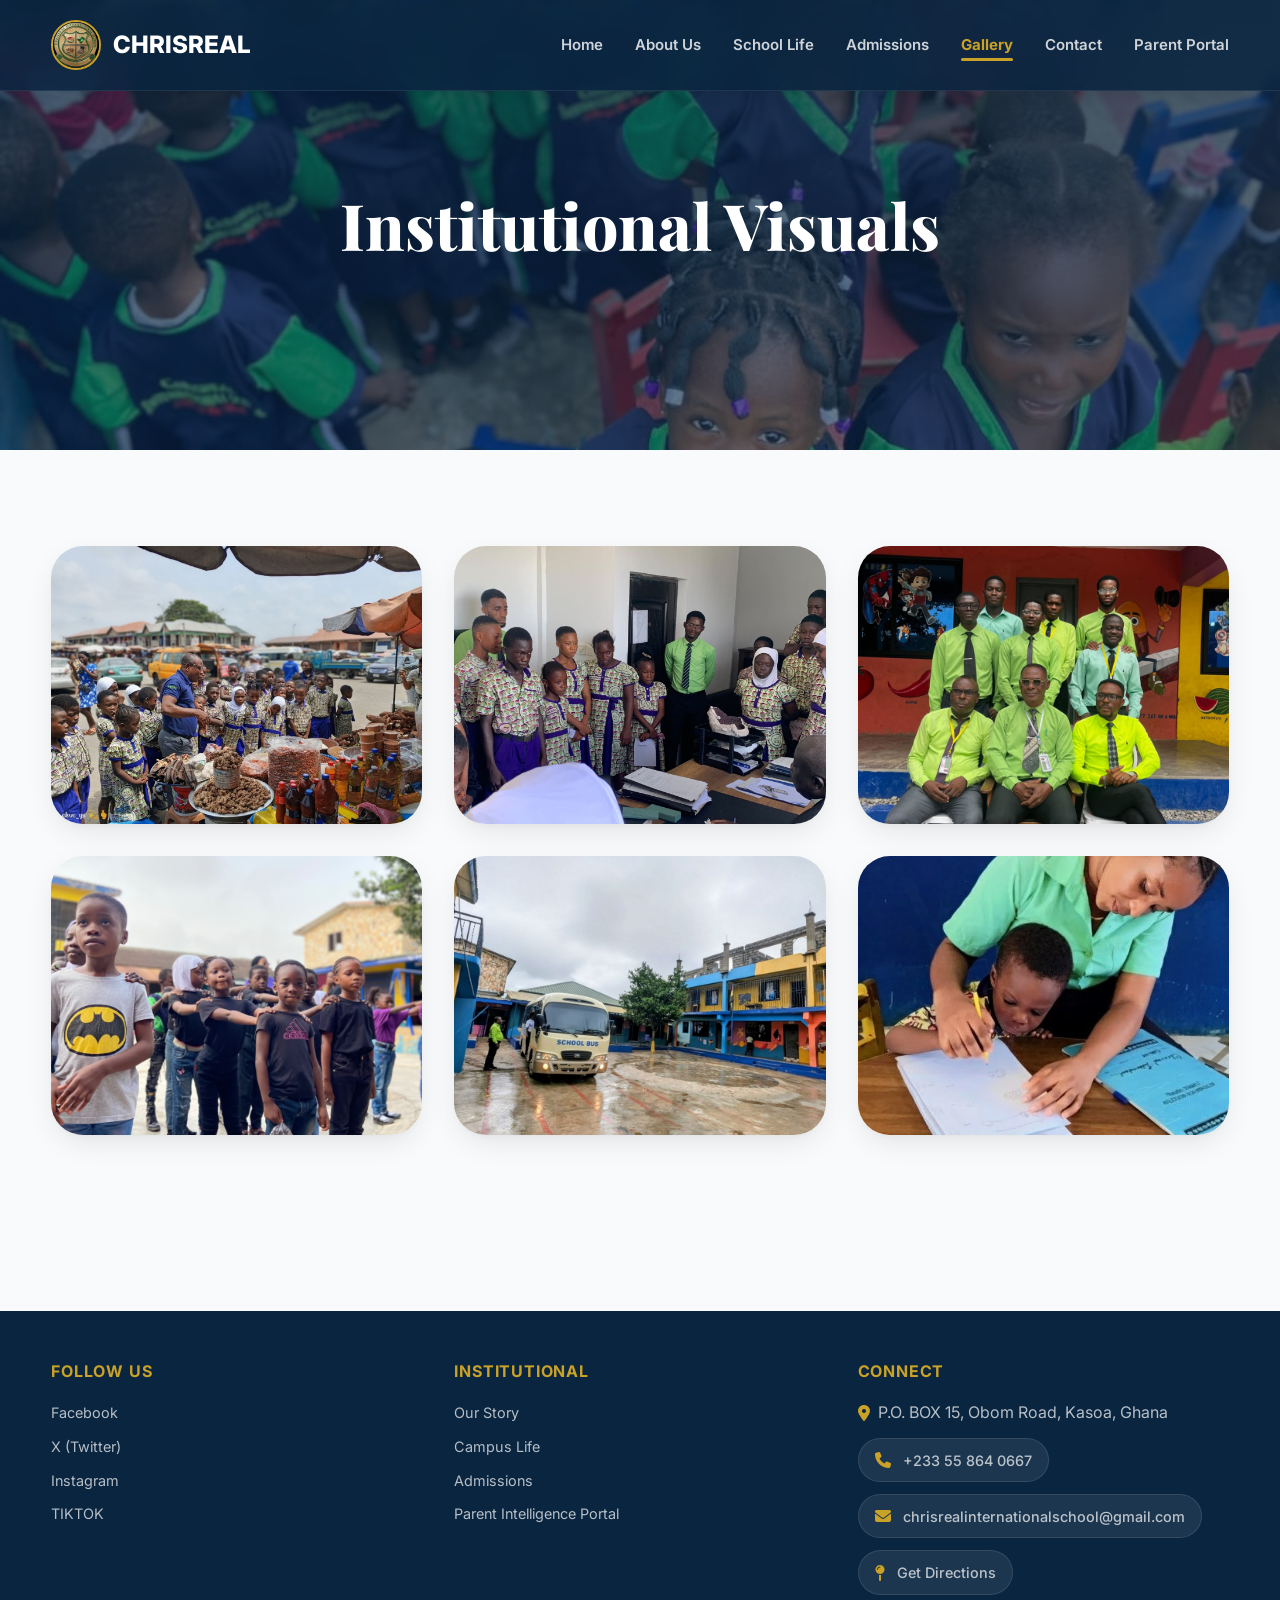
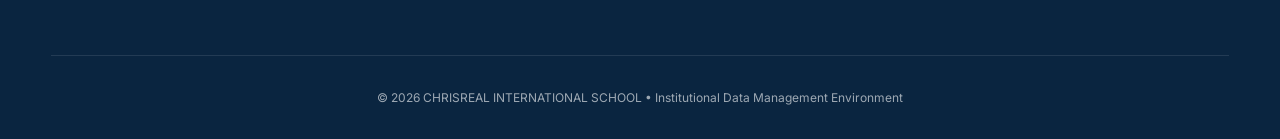
<file: gallery.html>
<!DOCTYPE html>
<html lang="en">
<head>
    <link rel="stylesheet" href="assets/css/styles.css">
    <meta charset="UTF-8">
    <meta name="viewport" content="width=device-width, initial-scale=1.0">
    <title>Visual Gallery | CHRISREAL INTERNATIONAL SCHOOL</title>

    <!-- Favicon -->
    <link rel="icon" type="image/x-icon" href="image/favicon.ico">
    <link rel="icon" type="image/png" sizes="32x32" href="image/favicon-32x32.png">
    <link rel="icon" type="image/png" sizes="16x16" href="image/favicon-16x16.png">
    <link rel="apple-touch-icon" sizes="180x180" href="image/apple-touch-icon.png">
    <link rel="manifest" href="image/site.webmanifest">
    
    <!-- Premium Fonts -->
    <link rel="preconnect" href="https://fonts.googleapis.com">
    <link rel="preconnect" href="https://fonts.gstatic.com" crossorigin>
    <link href="https://fonts.googleapis.com/css2?family=Inter:wght@300;400;500;600;700;800&family=Playfair+Display:ital,wght@0,700;0,800;1,700&display=swap" rel="stylesheet">
    
    <!-- Iconography -->
    <link rel="stylesheet" href="https://cdnjs.cloudflare.com/ajax/libs/font-awesome/6.6.0/css/all.min.css">
    
    <style>
        :root {
            --brand-primary: #0a2540;
            --brand-accent: #c9a227;
            --brand-accent-hover: #e0b62d;
            --bg-light: #f8fafc;
            --radius-premium: 1.5rem;
            --transition: all 0.4s cubic-bezier(0.4, 0, 0.2, 1);
            --shadow-premium: 0 10px 30px -5px rgba(0, 0, 0, 0.1), 0 4px 10px -5px rgba(0, 0, 0, 0.05);
            --shadow-hover: 0 25px 50px -12px rgba(0, 0, 0, 0.15);
        }

        * { margin: 0; padding: 0; box-sizing: border-box; }

        html { scroll-behavior: smooth; }

        body {
            font-family: 'Inter', sans-serif;
            background-color: var(--bg-light);
            line-height: 1.6;
            overflow-x: hidden;
        }

        /* --- Premium Navbar --- */
        .navbar {
            background: rgba(10, 37, 64, 0.85);
            backdrop-filter: blur(20px);
            -webkit-backdrop-filter: blur(20px);
            position: fixed;
            top: 0; left: 0; right: 0;
            z-index: 1200;
            transition: var(--transition);
            border-bottom: 1px solid rgba(255, 255, 255, 0.08);
        }

        .navbar.scrolled { background: rgba(10, 37, 64, 0.98); padding: 0.5rem 0; box-shadow: var(--shadow-premium); }

        .navbar .container { width: min(92%, 1400px); margin: auto; padding: 1.25rem 0; display: flex; align-items: center; justify-content: space-between; }

        .logo { display: flex; align-items: center; gap: 0.75rem; color: white; font-weight: 800; font-size: 1.5rem; text-decoration: none; }
        .logo img { height: 50px; border-radius: 50%; border: 2px solid var(--brand-accent); }

        .nav-links { display: flex; list-style: none; gap: 2rem; align-items: center; }
        .nav-links a { color: rgba(255, 255, 255, 0.8); text-decoration: none; font-weight: 600; font-size: 0.9375rem; transition: var(--transition); }
        .nav-links a:hover, .nav-links a.active { color: var(--brand-accent); }

        .portal-btn { background: var(--brand-accent); color: var(--brand-primary) !important; padding: 0.75rem 1.5rem !important; border-radius: 99px; box-shadow: 0 4px 15px rgba(201, 162, 39, 0.3); }

        /* --- Hero Background changed to /image/gallery.jpg --- */
        .hero-sub {
            height: 50vh;
            background: linear-gradient(rgba(10,37,64,0.75), rgba(10,37,64,0.6)), url('image/gallery.jpg') center/cover no-repeat;
            display: flex; align-items: center; justify-content: center;
            text-align: center; color: white; padding: 0 1.5rem;
        }
        .hero-sub h1 { font-family: 'Playfair Display', serif; font-size: clamp(2.5rem, 6vw, 4rem); font-weight: 800; animation: heroReveal 1s cubic-bezier(0.16, 1, 0.3, 1); }

        @keyframes heroReveal { from { opacity: 0; transform: translateY(30px); } to { opacity: 1; transform: translateY(0); } }

        /* --- Gallery Section --- */
        .section { padding: 6rem 0; }
        .container { width: min(92%, 1200px); margin: auto; }

        .gallery-grid {
            display: grid;
            grid-template-columns: repeat(auto-fill, minmax(350px, 1fr));
            gap: 2rem;
        }

        .gallery-item {
            position: relative;
            border-radius: 2rem;
            overflow: hidden;
            box-shadow: var(--shadow-premium);
            transition: var(--transition);
            background: white;
            cursor: pointer;
            aspect-ratio: 4/3;
        }

        .gallery-item:hover { transform: translateY(-12px) scale(1.02); box-shadow: var(--shadow-hover); }

        .gallery-item img { width: 100%; height: 100%; object-fit: cover; transition: var(--transition); }
        .gallery-item:hover img { filter: brightness(0.8); }

        .gallery-overlay {
            position: absolute; inset: 0;
            background: linear-gradient(to top, rgba(10,37,64,0.8), transparent);
            display: flex; align-items: flex-end; padding: 2rem;
            opacity: 0; transition: var(--transition);
        }

        .gallery-item:hover .gallery-overlay { opacity: 1; }

        .overlay-content h4 { color: white; font-family: 'Playfair Display', serif; font-size: 1.25rem; margin-bottom: 0.25rem; }
        .overlay-content p { color: var(--brand-accent); font-size: 0.8125rem; font-weight: 700; text-transform: uppercase; letter-spacing: 0.1em; }

        /* ========== PREMIUM FOOTER WITH ICON BUTTONS (matching all other pages) ========== */
        .premium-footer {
            background: var(--brand-primary);
            color: white;
            padding: 3rem 0 2rem;
        }

        .footer-grid {
            display: grid;
            grid-template-columns: repeat(3, 1fr);
            gap: 2rem;
            text-align: left;
            margin-bottom: 3rem;
        }

        .footer-col h3 {
            color: var(--brand-accent);
            margin-bottom: 1rem;
            font-size: 1rem;
            letter-spacing: 0.05em;
        }

        .footer-col ul {
            list-style: none;
        }

        .footer-col li {
            margin-bottom: 0.5rem;
        }

        .footer-col a {
            color: rgba(255, 255, 255, 0.7);
            text-decoration: none;
            transition: var(--transition);
            font-size: 0.9rem;
        }

        .footer-col a:hover {
            color: white;
            transform: translateX(3px);
        }

        /* Premium Icon Buttons for phone/email/directions */
        .footer-action-btn {
            display: inline-flex;
            align-items: center;
            gap: 0.75rem;
            background: rgba(255, 255, 255, 0.08);
            padding: 0.6rem 1rem;
            border-radius: 2rem;
            margin-bottom: 0.75rem;
            transition: var(--transition);
            font-size: 0.85rem;
            font-weight: 500;
            color: rgba(255, 255, 255, 0.9);
            text-decoration: none;
            width: fit-content;
            border: 1px solid rgba(255,255,255,0.1);
        }

        .footer-action-btn i {
            color: var(--brand-accent);
            font-size: 1rem;
        }

        .footer-action-btn:hover {
            background: var(--brand-accent);
            color: var(--brand-primary);
            transform: translateY(-2px);
            border-color: var(--brand-accent);
        }

        .footer-action-btn:hover i {
            color: var(--brand-primary);
        }

        .footer-bottom {
            text-align: center;
            padding-top: 2rem;
            border-top: 1px solid rgba(255, 255, 255, 0.1);
        }

        .footer-bottom p {
            opacity: 0.6;
            font-size: 0.75rem;
        }

        /* --- Mobile --- */
        .hamburger { display: none; font-size: 2rem; color: white; background: none; border: none; cursor: pointer; }
        .mobile-panel { position: fixed; top: 0; right: -320px; width: 300px; height: 100vh; background: var(--brand-primary); z-index: 1500; padding: 4rem 2rem; transition: right 0.5s cubic-bezier(0.16, 1, 0.3, 1); box-shadow: -10px 0 40px rgba(0,0,0,0.4); }
        .mobile-panel.active { right: 0; }
        .close-menu { position: absolute; top: 1.5rem; right: 1.5rem; color: white; background: none; border: none; font-size: 2rem; cursor: pointer; }
        .mobile-links { list-style: none; display: flex; flex-direction: column; gap: 1.5rem; }
        .mobile-links a { color: white; text-decoration: none; font-size: 1.25rem; font-weight: 700; padding: 1rem; border-radius: 1rem; }
        .menu-overlay { position: fixed; inset: 0; background: rgba(0,0,0,0.6); opacity: 0; visibility: hidden; z-index: 1400; transition: var(--transition); }
        .menu-overlay.active { opacity: 1; visibility: visible; }

        @media (max-width: 992px) {
            .desktop-menu { display: none; }
            .hamburger { display: block; }
            .gallery-grid { grid-template-columns: repeat(auto-fill, minmax(280px, 1fr)); }
            .footer-grid { grid-template-columns: 1fr; gap: 2rem; text-align: center; }
            .footer-action-btn { margin-left: auto; margin-right: auto; }
        }
    </style>
</head>
<body>

    <nav class="navbar" id="navbar">
        <div class="container">
            <a href="index.html" class="logo">
                <img src="image/chrisreallogo.jpg" alt="CHRISREAL">
                <span>CHRISREAL</span>
            </a>
            <ul class="nav-links desktop-menu">
                <li><a href="index.html">Home</a></li>
                <li><a href="about.html">About Us</a></li>
                <li><a href="life.html">School Life</a></li>
                <li><a href="admission.html">Admissions</a></li>
                <li><a href="gallery.html" class="active">Gallery</a></li>
                <li><a href="contact.html">Contact</a></li>
                <li><a href="http://chrisreal.page.gd/login.php">Parent Portal</a></li>
            </ul>
              <button class="hamburger" id="hamburger"><i class="fa-solid fa-bars"></i></button>
        </div>
    </nav>

    <div class="menu-overlay" id="menuOverlay"></div>
    <div class="mobile-panel" id="mobilePanel">
        <button class="close-menu" id="closeMenu">✕</button>
        <ul class="mobile-links">
            <li><a href="index.html">Home</a></li>
            <li><a href="about.html">About Us</a></li>
            <li><a href="life.html">School Life</a></li>
            <li><a href="admission.html">Admissions</a></li>
            <li><a href="gallery.html" class="active">Gallery</a></li>
            <li><a href="contact.html">Contact</a></li>
            <li><a href="http://chrisreal.page.gd/login.php">Parent Portal</a></li>
        </ul>
    </div>

    <header class="hero-sub">
        <h1>Institutional Visuals</h1>
    </header>

    <section class="section">
        <div class="container">
            <div class="gallery-grid">
                <div class="gallery-item">
                    <img src="image/market.jpg" alt="Institutional Event">
                    <div class="gallery-overlay">
                        <div class="overlay-content">
                            <h4>Community Engagement</h4>
                            <p>Event Highlight</p>
                        </div>
                    </div>
                </div>

                <div class="gallery-item">
                    <img src="image/life.jpg" alt="Constituents">
                    <div class="gallery-overlay">
                        <div class="overlay-content">
                            <h4>Focused Learning</h4>
                            <p>Academic Life</p>
                        </div>
                    </div>
                </div>

                <div class="gallery-item">
                    <img src="image/mentors.jpg" alt="Faculty">
                    <div class="gallery-overlay">
                        <div class="overlay-content">
                            <h4>Dedicated Faculty</h4>
                            <p>Mentorship</p>
                        </div>
                    </div>
                </div>

                <div class="gallery-item">
                    <img src="image/students.jpg" alt="Institutional Assembly">
                    <div class="gallery-overlay">
                        <div class="overlay-content">
                            <h4>Morning Assembly</h4>
                            <p>Values & Character</p>
                        </div>
                    </div>
                </div>
                
                <div class="gallery-item">
                    <img src="image/campus.jpg" alt="Infrastructure">
                    <div class="gallery-overlay">
                        <div class="overlay-content">
                            <h4>Modern Infrastructure</h4>
                            <p>Campus Environment</p>
                        </div>
                    </div>
                </div>

                <div class="gallery-item">
                    <img src="image/academic.jpg" alt="Academic Performance">
                    <div class="gallery-overlay">
                        <div class="overlay-content">
                            <h4>Excellence in Action</h4>
                            <p>Academic Rigor</p>
                        </div>
                    </div>
                </div>
            </div>
        </div>
    </section>

    <!-- PREMIUM FOOTER with Icon Buttons (matching all other pages) -->
    <footer class="premium-footer">
        <div class="container">
            <div class="footer-grid">
                <!-- Column 1: FOLLOW US -->
                <div class="footer-col">
                    <h3>FOLLOW US</h3>
                    <ul>
                        <li><a href="#">Facebook</a></li>
                        <li><a href="#">X (Twitter)</a></li>
                        <li><a href="#">Instagram</a></li>
                        <li><a href="#">TIKTOK</a></li>
                    </ul>
                </div>

                <!-- Column 2: INSTITUTIONAL -->
                <div class="footer-col">
                    <h3>INSTITUTIONAL</h3>
                    <ul>
                        <li><a href="about.html">Our Story</a></li>
                        <li><a href="life.html">Campus Life</a></li>
                        <li><a href="admission.html">Admissions</a></li>
                        <li><a href="http://chrisreal.page.gd/login.php">Parent Intelligence Portal</a></li>
                    </ul>
                </div>

                <!-- Column 3: CONNECT with Premium Icon Buttons + Get Directions -->
                <div class="footer-col">
                    <h3>CONNECT</h3>
                    <!-- Address line (static) -->
                    <div style="margin-bottom: 0.75rem; display: flex; gap: 0.5rem; align-items: center;">
                        <i class="fa-solid fa-location-dot" style="color: var(--brand-accent);"></i>
                        <span style="color: rgba(255,255,255,0.7);">P.O. BOX 15, Obom Road, Kasoa, Ghana</span>
                    </div>
                    <!-- Phone Button (opens dialer) -->
                    <a href="tel:+2335588640667" class="footer-action-btn">
                        <i class="fa-solid fa-phone"></i> +233 55 864 0667
                    </a>
                    <!-- Email Button (opens Gmail/mail client) -->
                    <a href="mailto:chrisrealinternationalschool@gmail.com" class="footer-action-btn">
                        <i class="fa-solid fa-envelope"></i> chrisrealinternationalschool@gmail.com
                    </a>
                    <!-- Get Directions Button (Google Maps) -->
                    <a href="https://maps.google.com/maps?q=5.5437951%2C-0.4225256&z=17&hl=en" 
                       target="_blank" 
                       rel="noopener noreferrer" 
                       class="footer-action-btn">
                        <i class="fa-solid fa-map-pin"></i> Get Directions
                    </a>
                </div>
            </div>
            <div class="footer-bottom">
                <p>&copy; 2026 CHRISREAL INTERNATIONAL SCHOOL • Institutional Data Management Environment</p>
            </div>
        </div>
    </footer>

    <script>
        document.addEventListener('DOMContentLoaded', function() {
            const navbar = document.getElementById('navbar');
            const hamburger = document.getElementById('hamburger');
            const mobilePanel = document.getElementById('mobilePanel');
            const menuOverlay = document.getElementById('menuOverlay');
            const closeMenu = document.getElementById('closeMenu');

            window.addEventListener('scroll', () => {
                if (window.scrollY > 50) navbar.classList.add('scrolled');
                else navbar.classList.remove('scrolled');
            });

            hamburger.addEventListener('click', () => {
                mobilePanel.classList.add('active');
                menuOverlay.classList.add('active');
                document.body.style.overflow = 'hidden';
            });

            [closeMenu, menuOverlay].forEach(el => el.addEventListener('click', () => {
                mobilePanel.classList.remove('active');
                menuOverlay.classList.remove('active');
                document.body.style.overflow = '';
            }));
        });
    </script>
</body>
</html>
</file>
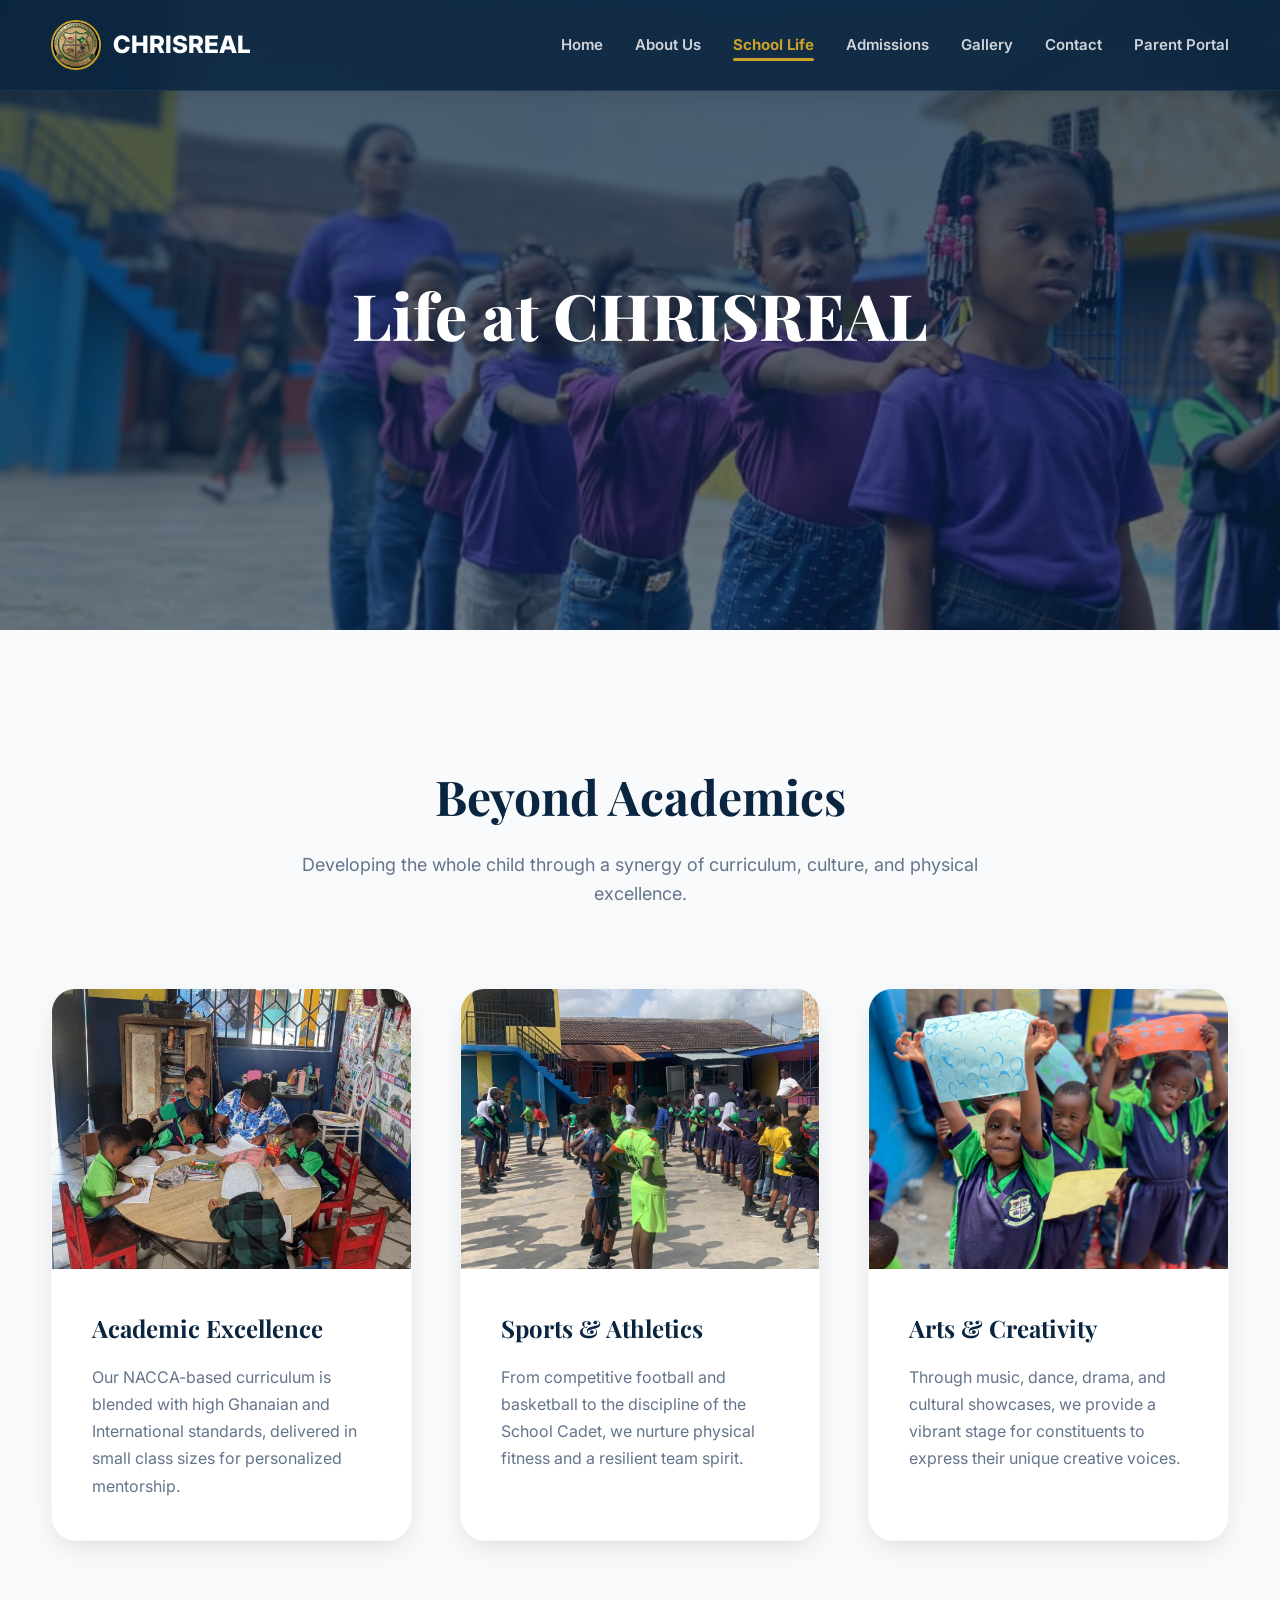
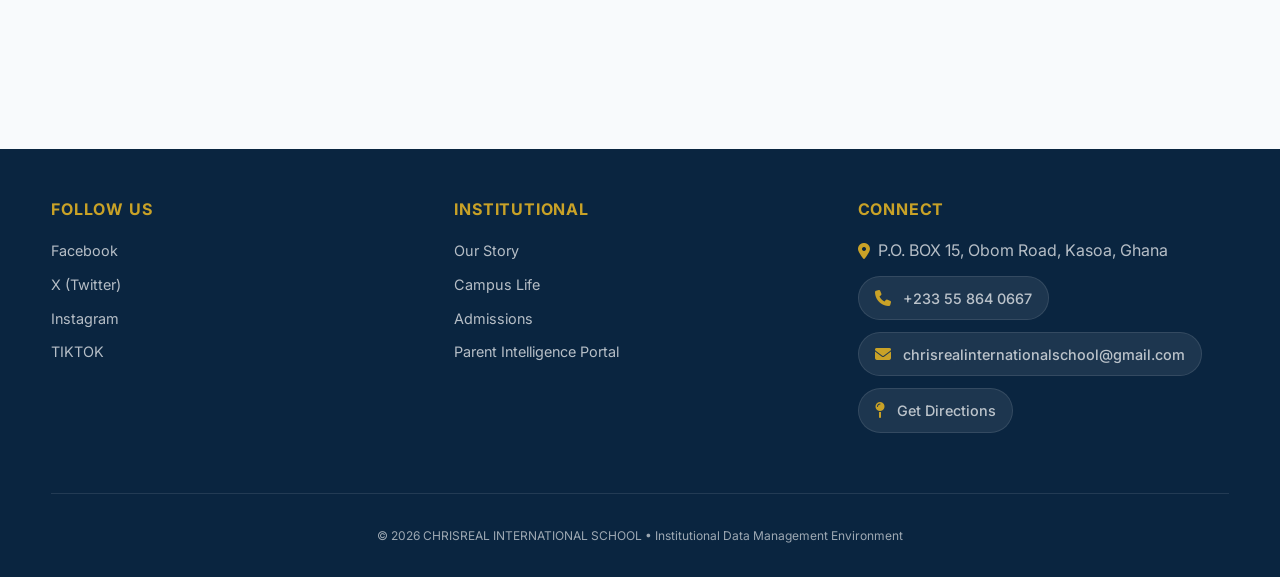
<file: life.html>
<!DOCTYPE html>
<html lang="en">
<head>
    <link rel="stylesheet" href="assets/css/styles.css">
    <meta charset="UTF-8">
    <meta name="viewport" content="width=device-width, initial-scale=1.0">
    <title>School Life | CHRISREAL INTERNATIONAL SCHOOL</title>

    <!-- Favicon -->
    <link rel="icon" type="image/x-icon" href="image/favicon.ico">
    <link rel="icon" type="image/png" sizes="32x32" href="image/favicon-32x32.png">
    <link rel="icon" type="image/png" sizes="16x16" href="image/favicon-16x16.png">
    <link rel="apple-touch-icon" sizes="180x180" href="image/apple-touch-icon.png">
    <link rel="manifest" href="image/site.webmanifest">
    
    <!-- Premium Fonts -->
    <link rel="preconnect" href="https://fonts.googleapis.com">
    <link rel="preconnect" href="https://fonts.gstatic.com" crossorigin>
    <link href="https://fonts.googleapis.com/css2?family=Inter:wght@300;400;500;600;700;800&family=Playfair+Display:ital,wght@0,700;0,800;1,700&display=swap" rel="stylesheet">
    
    <!-- Iconography -->
    <link rel="stylesheet" href="https://cdnjs.cloudflare.com/ajax/libs/font-awesome/6.6.0/css/all.min.css">
    
    <style>
        :root {
            --brand-primary: #0a2540;
            --brand-accent: #c9a227;
            --brand-accent-hover: #e0b62d;
            --bg-light: #f8fafc;
            --text-main: #1e293b;
            --text-muted: #64748b;
            --radius-premium: 1.5rem;
            --transition: all 0.4s cubic-bezier(0.4, 0, 0.2, 1);
            --shadow-premium: 0 10px 30px -5px rgba(0, 0, 0, 0.1), 0 4px 10px -5px rgba(0, 0, 0, 0.05);
            --shadow-hover: 0 25px 50px -12px rgba(0, 0, 0, 0.15);
        }

        * { margin: 0; padding: 0; box-sizing: border-box; }

        html { scroll-behavior: smooth; }

        body {
            font-family: 'Inter', sans-serif;
            background-color: var(--bg-light);
            color: var(--text-main);
            line-height: 1.6;
            overflow-x: hidden;
        }

        /* --- Premium Navbar --- */
        .navbar {
            background: rgba(10, 37, 64, 0.85);
            backdrop-filter: blur(20px);
            -webkit-backdrop-filter: blur(20px);
            position: fixed;
            top: 0; left: 0; right: 0;
            z-index: 1200;
            transition: var(--transition);
            border-bottom: 1px solid rgba(255, 255, 255, 0.08);
        }

        .navbar.scrolled { background: rgba(10, 37, 64, 0.98); padding: 0.5rem 0; box-shadow: var(--shadow-premium); }

        .navbar .container { width: min(92%, 1400px); margin: auto; padding: 1.25rem 0; display: flex; align-items: center; justify-content: space-between; }

        .logo { display: flex; align-items: center; gap: 0.75rem; color: white; font-weight: 800; font-size: 1.5rem; text-decoration: none; }
        .logo img { height: 50px; border-radius: 50%; border: 2px solid var(--brand-accent); }

        .nav-links { display: flex; list-style: none; gap: 2rem; align-items: center; }
        .nav-links a { color: rgba(255, 255, 255, 0.8); text-decoration: none; font-weight: 600; font-size: 0.9375rem; transition: var(--transition); }
        .nav-links a:hover, .nav-links a.active { color: var(--brand-accent); }

        .portal-btn { background: var(--brand-accent); color: var(--brand-primary) !important; padding: 0.75rem 1.5rem !important; border-radius: 99px; box-shadow: 0 4px 15px rgba(201, 162, 39, 0.3); }

        /* --- Hero --- */
        .hero-sub {
            height: 70vh;
            background: linear-gradient(rgba(10,37,64,0.75), rgba(10,37,64,0.6)), url('image/school.jpg') center/cover no-repeat;
            display: flex; align-items: center; justify-content: center;
            text-align: center; color: white; padding: 0 1.5rem;
        }
        .hero-sub h1 { font-family: 'Playfair Display', serif; font-size: clamp(2.5rem, 6vw, 4rem); font-weight: 800; animation: heroReveal 1s cubic-bezier(0.16, 1, 0.3, 1); }

        @keyframes heroReveal { from { opacity: 0; transform: translateY(30px); } to { opacity: 1; transform: translateY(0); } }

        /* --- Sections --- */
        .section { padding: 8rem 0; }
        .container { width: min(92%, 1200px); margin: auto; }

        .section-header { text-align: center; max-width: 700px; margin: 0 auto 5rem; }
        .section-header h2 { font-family: 'Playfair Display', serif; font-size: 3rem; color: var(--brand-primary); margin-bottom: 1rem; }
        .section-header p { color: var(--text-muted); font-size: 1.125rem; }

        .premium-grid { display: grid; grid-template-columns: repeat(auto-fit, minmax(320px, 1fr)); gap: 3rem; }

        .experience-card {
            background: white; border-radius: var(--radius-premium); overflow: hidden;
            box-shadow: var(--shadow-premium); transition: var(--transition);
            border: 1px solid rgba(0,0,0,0.03);
        }

        .experience-card:hover { transform: translateY(-12px); box-shadow: var(--shadow-hover); }

        .card-img-wrapper { height: 280px; overflow: hidden; }
        .experience-card img { width: 100%; height: 100%; object-fit: cover; transition: var(--transition); }
        .experience-card:hover img { transform: scale(1.1); }

        .card-content { padding: 2.5rem; }
        .card-content h3 { font-family: 'Playfair Display', serif; font-size: 1.5rem; color: var(--brand-primary); margin-bottom: 1rem; }
        .card-content p { color: var(--text-muted); font-size: 1rem; line-height: 1.7; }

        /* ========== PREMIUM FOOTER WITH ICON BUTTONS (matching all other pages) ========== */
        .premium-footer {
            background: var(--brand-primary);
            color: white;
            padding: 3rem 0 2rem;
        }

        .footer-grid {
            display: grid;
            grid-template-columns: repeat(3, 1fr);
            gap: 2rem;
            text-align: left;
            margin-bottom: 3rem;
        }

        .footer-col h3 {
            color: var(--brand-accent);
            margin-bottom: 1rem;
            font-size: 1rem;
            letter-spacing: 0.05em;
        }

        .footer-col ul {
            list-style: none;
        }

        .footer-col li {
            margin-bottom: 0.5rem;
        }

        .footer-col a {
            color: rgba(255, 255, 255, 0.7);
            text-decoration: none;
            transition: var(--transition);
            font-size: 0.9rem;
        }

        .footer-col a:hover {
            color: white;
            transform: translateX(3px);
        }

        /* Premium Icon Buttons for phone/email/directions */
        .footer-action-btn {
            display: inline-flex;
            align-items: center;
            gap: 0.75rem;
            background: rgba(255, 255, 255, 0.08);
            padding: 0.6rem 1rem;
            border-radius: 2rem;
            margin-bottom: 0.75rem;
            transition: var(--transition);
            font-size: 0.85rem;
            font-weight: 500;
            color: rgba(255, 255, 255, 0.9);
            text-decoration: none;
            width: fit-content;
            border: 1px solid rgba(255,255,255,0.1);
        }

        .footer-action-btn i {
            color: var(--brand-accent);
            font-size: 1rem;
        }

        .footer-action-btn:hover {
            background: var(--brand-accent);
            color: var(--brand-primary);
            transform: translateY(-2px);
            border-color: var(--brand-accent);
        }

        .footer-action-btn:hover i {
            color: var(--brand-primary);
        }

        .footer-bottom {
            text-align: center;
            padding-top: 2rem;
            border-top: 1px solid rgba(255, 255, 255, 0.1);
        }

        .footer-bottom p {
            opacity: 0.6;
            font-size: 0.75rem;
        }

        /* --- Mobile --- */
        .hamburger { display: none; font-size: 2rem; color: white; background: none; border: none; cursor: pointer; }
        .mobile-panel { position: fixed; top: 0; right: -320px; width: 300px; height: 100vh; background: var(--brand-primary); z-index: 1500; padding: 4rem 2rem; transition: right 0.5s cubic-bezier(0.16, 1, 0.3, 1); box-shadow: -10px 0 40px rgba(0,0,0,0.4); }
        .mobile-panel.active { right: 0; }
        .close-menu { position: absolute; top: 1.5rem; right: 1.5rem; color: white; background: none; border: none; font-size: 2rem; cursor: pointer; }
        .mobile-links { list-style: none; display: flex; flex-direction: column; gap: 1.5rem; }
        .mobile-links a { color: white; text-decoration: none; font-size: 1.25rem; font-weight: 700; padding: 1rem; border-radius: 1rem; }
        .menu-overlay { position: fixed; inset: 0; background: rgba(0,0,0,0.6); opacity: 0; visibility: hidden; z-index: 1400; transition: var(--transition); }
        .menu-overlay.active { opacity: 1; visibility: visible; }

        @media (max-width: 992px) {
            .desktop-menu { display: none; }
            .hamburger { display: block; }
            .footer-grid { grid-template-columns: 1fr; gap: 2rem; text-align: center; }
            .footer-action-btn { margin-left: auto; margin-right: auto; }
        }

        @media (max-width: 768px) {
            .section { padding: 4rem 0; }
        }
    </style>
</head>
<body>

    <nav class="navbar" id="navbar">
        <div class="container">
            <a href="index.html" class="logo">
                <img src="image/chrisreallogo.jpg" alt="CHRISREAL">
                <span>CHRISREAL</span>
            </a>
            <ul class="nav-links desktop-menu">
                <li><a href="index.html">Home</a></li>
                <li><a href="about.html">About Us</a></li>
                <li><a href="life.html" class="active">School Life</a></li>
                <li><a href="admission.html">Admissions</a></li>
                <li><a href="gallery.html">Gallery</a></li>
                <li><a href="contact.html">Contact</a></li>
                <li><a href="http://chrisreal.page.gd/login.php">Parent Portal</a></li>
            </ul>
              <button class="hamburger" id="hamburger"><i class="fa-solid fa-bars"></i></button>
        </div>
    </nav>

    <div class="menu-overlay" id="menuOverlay"></div>
    <div class="mobile-panel" id="mobilePanel">
        <button class="close-menu" id="closeMenu">✕</button>
        <ul class="mobile-links">
            <li><a href="index.html">Home</a></li>
            <li><a href="about.html">About Us</a></li>
            <li><a href="life.html" class="active">School Life</a></li>
            <li><a href="admission.html">Admissions</a></li>
            <li><a href="gallery.html">Gallery</a></li>
            <li><a href="contact.html">Contact</a></li>
            <li><a href="http://chrisreal.page.gd/login.php">Parent Portal</a></li>
        </ul>
    </div>

    <header class="hero-sub">
        <h1>Life at CHRISREAL</h1>
    </header>

    <section class="section">
        <div class="container">
            <div class="section-header">
                <h2>Beyond Academics</h2>
                <p>Developing the whole child through a synergy of curriculum, culture, and physical excellence.</p>
            </div>

            <div class="premium-grid">
                <div class="experience-card">
                    <div class="card-img-wrapper">
                        <img src="image/nacca.jpg" alt="Academic Excellence">
                    </div>
                    <div class="card-content">
                        <h3>Academic Excellence</h3>
                        <p>Our NACCA-based curriculum is blended with high Ghanaian and International standards, delivered in small class sizes for personalized mentorship.</p>
                    </div>
                </div>

                <div class="experience-card">
                    <div class="card-img-wrapper">
                        <img src="image/sport.jpg" alt="Sports & Athletics">
                    </div>
                    <div class="card-content">
                        <h3>Sports & Athletics</h3>
                        <p>From competitive football and basketball to the discipline of the School Cadet, we nurture physical fitness and a resilient team spirit.</p>
                    </div>
                </div>

                <div class="experience-card">
                    <div class="card-img-wrapper">
                        <img src="image/arts.jpg" alt="Arts & Creativity">
                    </div>
                    <div class="card-content">
                        <h3>Arts & Creativity</h3>
                        <p>Through music, dance, drama, and cultural showcases, we provide a vibrant stage for constituents to express their unique creative voices.</p>
                    </div>
                </div>
            </div>
        </div>
    </section>

    <!-- PREMIUM FOOTER with Icon Buttons (matching all other pages) -->
    <footer class="premium-footer">
        <div class="container">
            <div class="footer-grid">
                <!-- Column 1: FOLLOW US -->
                <div class="footer-col">
                    <h3>FOLLOW US</h3>
                    <ul>
                        <li><a href="#">Facebook</a></li>
                        <li><a href="#">X (Twitter)</a></li>
                        <li><a href="#">Instagram</a></li>
                        <li><a href="#">TIKTOK</a></li>
                    </ul>
                </div>

                <!-- Column 2: INSTITUTIONAL -->
                <div class="footer-col">
                    <h3>INSTITUTIONAL</h3>
                    <ul>
                        <li><a href="about.html">Our Story</a></li>
                        <li><a href="life.html">Campus Life</a></li>
                        <li><a href="admission.html">Admissions</a></li>
                        <li><a href="http://chrisreal.page.gd/login.php">Parent Intelligence Portal</a></li>
                    </ul>
                </div>

                <!-- Column 3: CONNECT with Premium Icon Buttons + Get Directions -->
                <div class="footer-col">
                    <h3>CONNECT</h3>
                    <!-- Address line (static) -->
                    <div style="margin-bottom: 0.75rem; display: flex; gap: 0.5rem; align-items: center;">
                        <i class="fa-solid fa-location-dot" style="color: var(--brand-accent);"></i>
                        <span style="color: rgba(255,255,255,0.7);">P.O. BOX 15, Obom Road, Kasoa, Ghana</span>
                    </div>
                    <!-- Phone Button (opens dialer) -->
                    <a href="tel:+2335588640667" class="footer-action-btn">
                        <i class="fa-solid fa-phone"></i> +233 55 864 0667
                    </a>
                    <!-- Email Button (opens Gmail/mail client) -->
                    <a href="mailto:chrisrealinternationalschool@gmail.com" class="footer-action-btn">
                        <i class="fa-solid fa-envelope"></i> chrisrealinternationalschool@gmail.com
                    </a>
                    <!-- Get Directions Button (Google Maps) -->
                    <a href="https://maps.google.com/maps?q=5.5437951%2C-0.4225256&z=17&hl=en" 
                       target="_blank" 
                       rel="noopener noreferrer" 
                       class="footer-action-btn">
                        <i class="fa-solid fa-map-pin"></i> Get Directions
                    </a>
                </div>
            </div>
            <div class="footer-bottom">
                <p>&copy; 2026 CHRISREAL INTERNATIONAL SCHOOL • Institutional Data Management Environment</p>
            </div>
        </div>
    </footer>

    <script>
        document.addEventListener('DOMContentLoaded', function() {
            const navbar = document.getElementById('navbar');
            const hamburger = document.getElementById('hamburger');
            const mobilePanel = document.getElementById('mobilePanel');
            const menuOverlay = document.getElementById('menuOverlay');
            const closeMenu = document.getElementById('closeMenu');

            window.addEventListener('scroll', () => {
                if (window.scrollY > 50) navbar.classList.add('scrolled');
                else navbar.classList.remove('scrolled');
            });

            hamburger.addEventListener('click', () => {
                mobilePanel.classList.add('active');
                menuOverlay.classList.add('active');
                document.body.style.overflow = 'hidden';
            });

            [closeMenu, menuOverlay].forEach(el => el.addEventListener('click', () => {
                mobilePanel.classList.remove('active');
                menuOverlay.classList.remove('active');
                document.body.style.overflow = '';
            }));
        });
    </script>
</body>
</html>
</file>
<file: assets/css/styles.css>
/* ==================== RESET ==================== */
* {
  margin: 0;
  padding: 0;
  box-sizing: border-box;
}

:root {
  --primary: #0a2540;
  --primary-light: #133b63;
  --accent: #c9a227;
  --accent-hover: #e0b62d;

  --text: #333;
  --white: #fff;
  --bg-light: #f8fafc;

  --shadow-sm: 0 4px 12px rgba(0, 0, 0, 0.08);
  --shadow-md: 0 10px 30px rgba(0, 0, 0, 0.12);
  --shadow-lg: 0 20px 60px rgba(0, 0, 0, 0.16);

  --radius: 18px;
  --transition: all 0.35s ease;
}

/* ==================== GLOBAL ==================== */
html {
  scroll-behavior: smooth;
}

html,
body {
  width: 100%;
  overflow-x: hidden;
}

body {
  font-family: 'Inter', system-ui, sans-serif;
  line-height: 1.7;
  color: var(--text);
  background: var(--bg-light);
}

img {
  max-width: 100%;
  display: block;
}

.container {
  width: min(92%, 1400px);
  margin: auto;
}

.section {
  padding: 100px 0;
}

.section-title {
  text-align: center;
  font-size: clamp(2rem, 5vw, 3rem);
  margin-bottom: 4rem;
  color: var(--primary);
  font-family: 'Playfair Display', serif;
  position: relative;
}

.section-title::after {
  content: "";
  width: 90px;
  height: 4px;
  background: var(--accent);
  position: absolute;
  bottom: -15px;
  left: 50%;
  transform: translateX(-50%);
  border-radius: 20px;
}

/* ==================== NAVBAR ==================== */
.navbar {
  background: rgba(10, 37, 64, 0.94);
  backdrop-filter: blur(14px);
  position: sticky;
  top: 0;
  z-index: 1200;
  box-shadow: var(--shadow-sm);
}

.navbar .container {
  padding: 1rem 0;
  display: flex;
  align-items: center;
  justify-content: space-between;
  position: relative;
}

.logo {
  display: flex;
  align-items: center;
  gap: 10px;
  color: white;
  font-size: 1.7rem;
  font-weight: 700;
}

.logo img {
  height: 55px;
  transition: var(--transition);
}

.logo:hover img {
  transform: scale(1.05);
}

/* ==================== DESKTOP NAV ==================== */
.nav-links {
  display: flex;
  list-style: none;
  gap: 2.2rem;
}

.nav-links a {
  color: white;
  text-decoration: none;
  font-weight: 500;
  font-size: 1rem;
  position: relative;
  transition: var(--transition);
}

.nav-links a:hover {
  color: var(--accent);
}

.nav-links a::after {
  content: '';
  position: absolute;
  left: 0;
  bottom: -7px;
  width: 0;
  height: 3px;
  border-radius: 20px;
  background: var(--accent);
  transition: var(--transition);
}

.nav-links a:hover::after,
.nav-links a.active::after {
  width: 100%;
}

/* ==================== HAMBURGER ==================== */
.hamburger {
  display: none;
  font-size: 2rem;
  color: white;
  background: none;
  border: none;
  cursor: pointer;
}

/* ==================== MOBILE MENU ==================== */
.mobile-menu {
  display: none;
  position: absolute;
  top: 100%;
  left: 0;
  width: 100%;
  background: rgba(10, 37, 64, 0.98);
  backdrop-filter: blur(12px);
  padding: 30px 0 40px;
  box-shadow: var(--shadow-lg);
}

.mobile-menu.active {
  display: block;
  animation: fadeIn 0.35s ease;
}

.mobile-menu .nav-links {
  display: flex;
  flex-direction: column;
  gap: 1.5rem;
  padding: 0 25px;
}

.mobile-menu .nav-links a {
  font-size: 1.2rem;
  padding: 12px 0;
  display: block;
}

/* ==================== BUTTONS ==================== */
.btn-primary,
.btn-secondary {
  padding: 14px 32px;
  border-radius: 50px;
  text-decoration: none;
  font-weight: 600;
  transition: var(--transition);
  display: inline-flex;
  align-items: center;
  justify-content: center;
}

.btn-primary {
  background: var(--accent);
  color: var(--primary);
  box-shadow: 0 8px 20px rgba(201, 162, 39, 0.3);
}

.btn-primary:hover {
  background: var(--accent-hover);
  transform: translateY(-3px);
}

.btn-secondary {
  border: 2px solid rgba(255,255,255,0.8);
  color: white;
}

.btn-secondary:hover {
  background: white;
  color: var(--primary);
  transform: translateY(-3px);
}

/* ==================== HERO ==================== */
.hero {
  min-height: 100vh;
  padding: 120px 0 80px;
  background:
    linear-gradient(rgba(10,37,64,0.82), rgba(10,37,64,0.82)),
    url('../assets/images/hero.jpg') center/cover no-repeat;
  display: flex;
  align-items: center;
  text-align: center;
  color: white;
}

.hero-content {
  max-width: 950px;
  margin: auto;
  padding: 0 20px;
  animation: fadeUp 1s ease;
}

.hero-content h1 {
  font-family: 'Playfair Display', serif;
  font-size: clamp(2.8rem, 6vw, 5rem);
  line-height: 1.1;
  margin-bottom: 1.4rem;
}

.hero-content p {
  font-size: 1.2rem;
  max-width: 700px;
  margin: auto;
  opacity: 0.92;
}

.hero-buttons {
  display: flex;
  gap: 18px;
  justify-content: center;
  flex-wrap: wrap;
  margin-top: 35px;
}

/* ==================== TILES ==================== */
.tiles-grid {
  display: grid;
  grid-template-columns: repeat(auto-fit, minmax(320px, 1fr));
  gap: 2rem;
}

.tile {
  background: white;
  border-radius: var(--radius);
  overflow: hidden;
  box-shadow: var(--shadow-sm);
  transition: var(--transition);
}

.tile:hover {
  transform: translateY(-10px);
  box-shadow: var(--shadow-lg);
}

.tile img {
  width: 100%;
  height: 240px;
  object-fit: cover;
  transition: transform 0.5s ease;
}

.tile:hover img {
  transform: scale(1.05);
}

.tile-content {
  padding: 30px;
}

.tile-content h3 {
  color: var(--primary);
  margin-bottom: 12px;
}

/* ==================== FORM ==================== */
.form-container {
  background: white;
  padding: 50px 40px;
  border-radius: 24px;
  box-shadow: var(--shadow-lg);
  max-width: 780px;
  margin: 40px auto;
}

.form-group {
  margin-bottom: 24px;
}

.form-group label {
  display: block;
  margin-bottom: 10px;
  font-weight: 600;
  color: var(--primary);
}

.form-group input,
.form-group select,
.form-group textarea {
  width: 100%;
  padding: 16px 18px;
  border: 2px solid #e2e8f0;
  border-radius: 14px;
  font-size: 1rem;
  transition: var(--transition);
  background: #f8fafc;
}

.form-group input:focus,
.form-group select:focus,
.form-group textarea:focus {
  border-color: var(--accent);
  box-shadow: 0 0 0 4px rgba(201,162,39,0.15);
  background: white;
  outline: none;
}

.form-row {
  display: grid;
  grid-template-columns: 1fr 1fr;
  gap: 25px;
}

/* ==================== FOOTER ==================== */
footer {
  background: var(--primary);
  color: white;
  text-align: center;
  padding: 4rem 20px;
  margin-top: 80px;
}

/* ==================== ANIMATIONS ==================== */
@keyframes fadeUp {
  from {
    opacity: 0;
    transform: translateY(35px);
  }
  to {
    opacity: 1;
    transform: translateY(0);
  }
}

@keyframes fadeIn {
  from {
    opacity: 0;
    transform: translateY(-15px);
  }
  to {
    opacity: 1;
    transform: translateY(0);
  }
}

/* ==================== TABLETS ==================== */
@media (max-width: 992px) {

  /* Hide desktop nav only */
  .navbar .nav-links {
    display: none;
  }

  /* Show hamburger */
  .hamburger {
    display: block;
  }

  /* Mobile menu links */
  .mobile-menu .nav-links {
    display: flex;
  }

  .section {
    padding: 80px 0;
  }
}

/* ==================== MOBILE ==================== */
@media (max-width: 768px) {

  .navbar .container {
    padding: 0.9rem 15px;
  }

  .logo {
    font-size: 1.3rem;
  }

  .logo img {
    height: 45px;
  }

  .hero {
    min-height: auto;
    padding: 140px 20px 80px;
  }

  .hero-content {
    width: 100%;
  }

  .hero-content h1 {
    font-size: 2.2rem;
    line-height: 1.2;
  }

  .hero-content p {
    font-size: 1rem;
    line-height: 1.7;
  }

  .hero-buttons {
    flex-direction: column;
    align-items: center;
  }

  .hero-buttons a {
    width: 100%;
    max-width: 320px;
  }

  .btn-primary,
  .btn-secondary {
    width: 100%;
  }

  .form-container {
    padding: 35px 20px;
    margin: 20px 15px;
    border-radius: 18px;
  }

  .form-row {
    grid-template-columns: 1fr;
  }

  .form-group input,
  .form-group select,
  .form-group textarea {
    padding: 14px 16px;
    font-size: 16px;
  }

  .tile img {
    height: 220px;
  }
}

/* ==================== SMALL PHONES ==================== */
@media (max-width: 600px) {

  .tiles-grid {
    grid-template-columns: 1fr;
  }

  .tile-content {
    padding: 22px;
  }

  .tile img {
    height: 210px;
  }

  .section-title {
    font-size: 2rem;
  }

  .hero-content h1 {
    font-size: 2rem;
  }
}
/* Active page link */
.nav-links a.active {
  color: var(--accent);
  font-weight: 700;
}

.nav-links a.active::after {
  width: 100%;
}

/* Mobile active link */
.mobile-menu .nav-links a.active {
  background: rgba(201, 162, 39, 0.12);
  border-left: 4px solid var(--accent);
  padding-left: 14px;
  border-radius: 6px;
}

/* Hide mobile panel by default */
.mobile-panel {
  position: fixed;
  top: 0;
  right: -320px;
  width: 300px;
  max-width: 85%;
  height: 100vh;
  background: #0a2540;
  z-index: 1500;
  padding: 30px 25px;
  transition: right 0.4s ease;
  box-shadow: -10px 0 30px rgba(0,0,0,0.3);
  overflow-y: auto;
}

/* Show only when active */
.mobile-panel.active {
  right: 0;
}

/* Overlay hidden by default */
.menu-overlay {
  position: fixed;
  inset: 0;
  background: rgba(0,0,0,0.55);
  opacity: 0;
  visibility: hidden;
  transition: 0.35s ease;
  z-index: 1400;
}

/* Show overlay when active */
.menu-overlay.active {
  opacity: 1;
  visibility: visible;
}

/* Mobile links */
.mobile-links {
  list-style: none;
  display: flex;
  flex-direction: column;
  gap: 1.2rem;
  margin-top: 20px;
}

.mobile-links a {
  color: white;
  text-decoration: none;
  font-size: 1.1rem;
  padding: 12px 14px;
  display: block;
  border-radius: 10px;
  transition: 0.3s ease;
}

.mobile-links a:hover,
.mobile-links a.active {
  background: rgba(201, 162, 39, 0.15);
  color: #c9a227;
}

/* Close button */
.close-menu {
  background: none;
  border: none;
  color: white;
  font-size: 2rem;
  cursor: pointer;
  display: block;
  margin-left: auto;
}

/* =========================
   DESKTOP / MOBILE CONTROL
========================= */

/* Desktop */
@media (min-width: 993px) {

  .hamburger,
  .mobile-panel,
  .menu-overlay {
    display: none !important;
  }

  .desktop-menu {
    display: flex;
  }
}

/* Mobile */
@media (max-width: 992px) {

  .desktop-menu {
    display: none;
  }

  .hamburger {
    display: block;
  }
}
</file>
